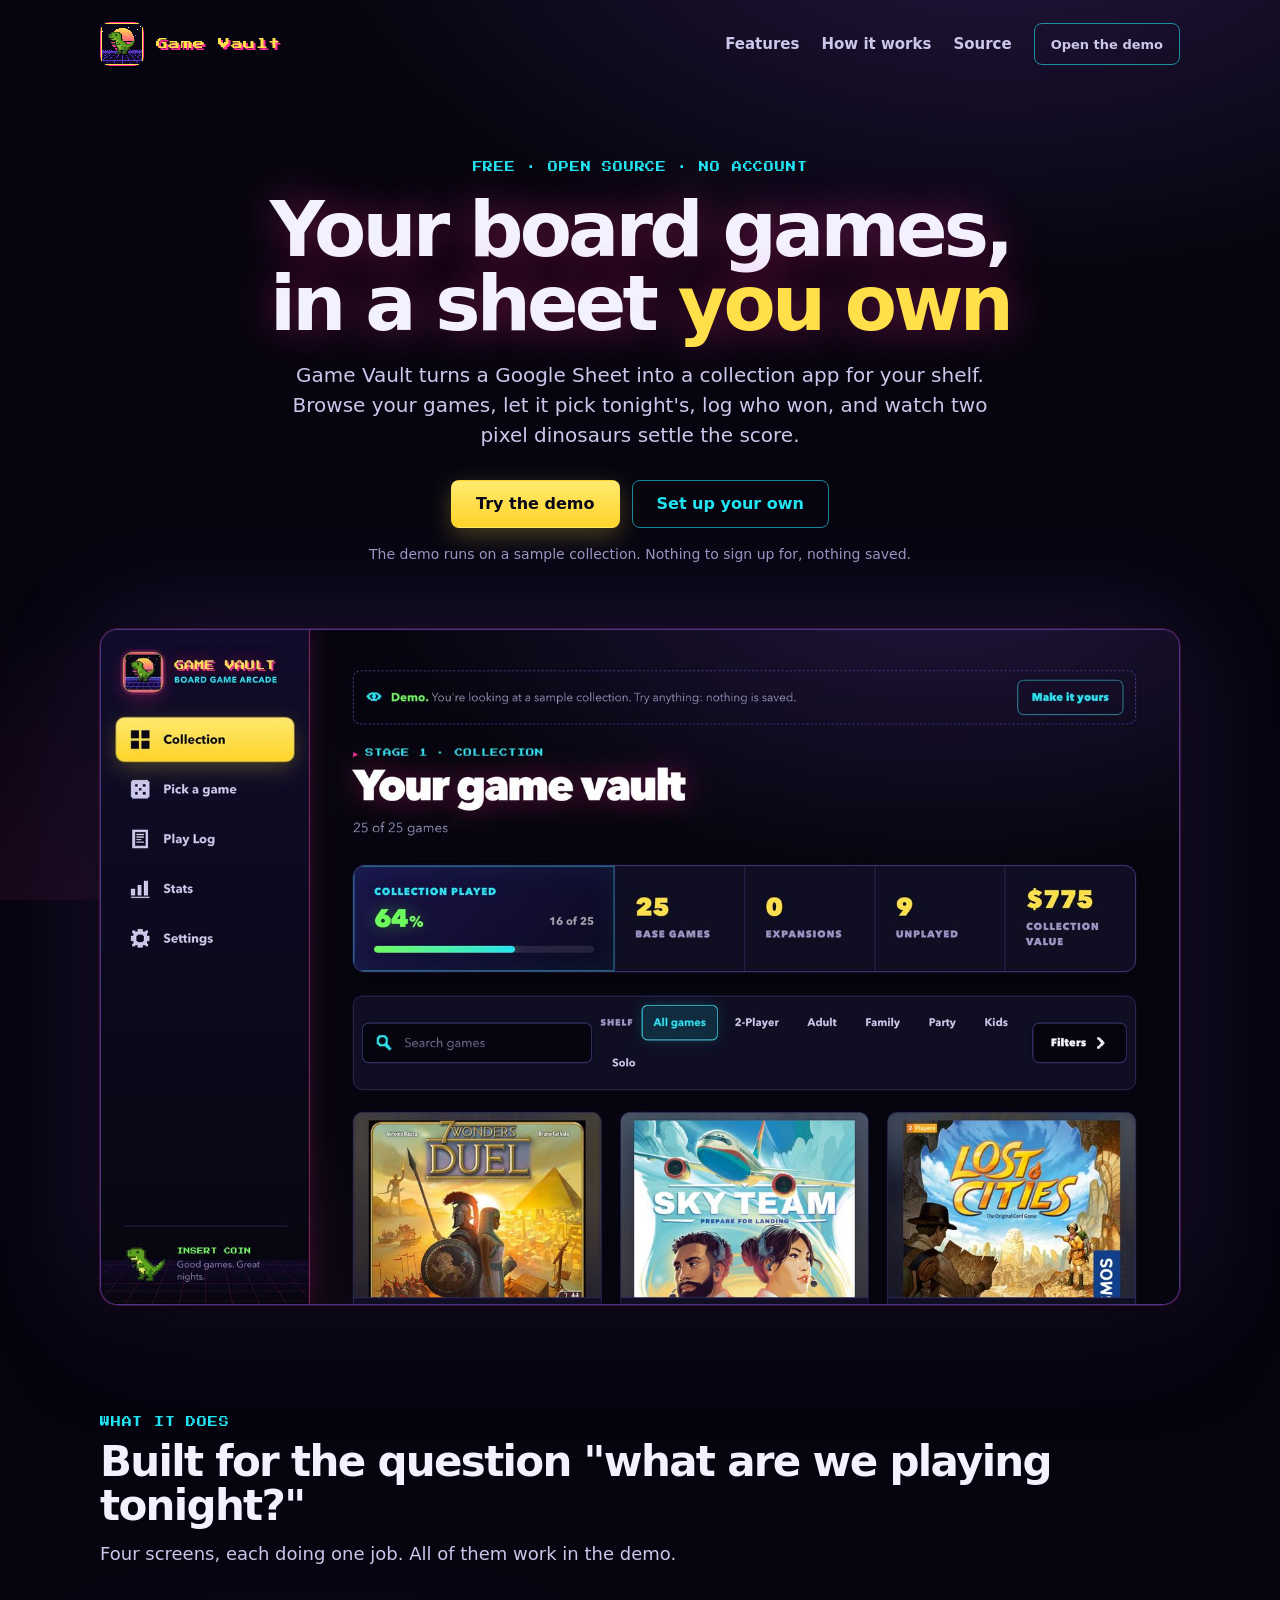
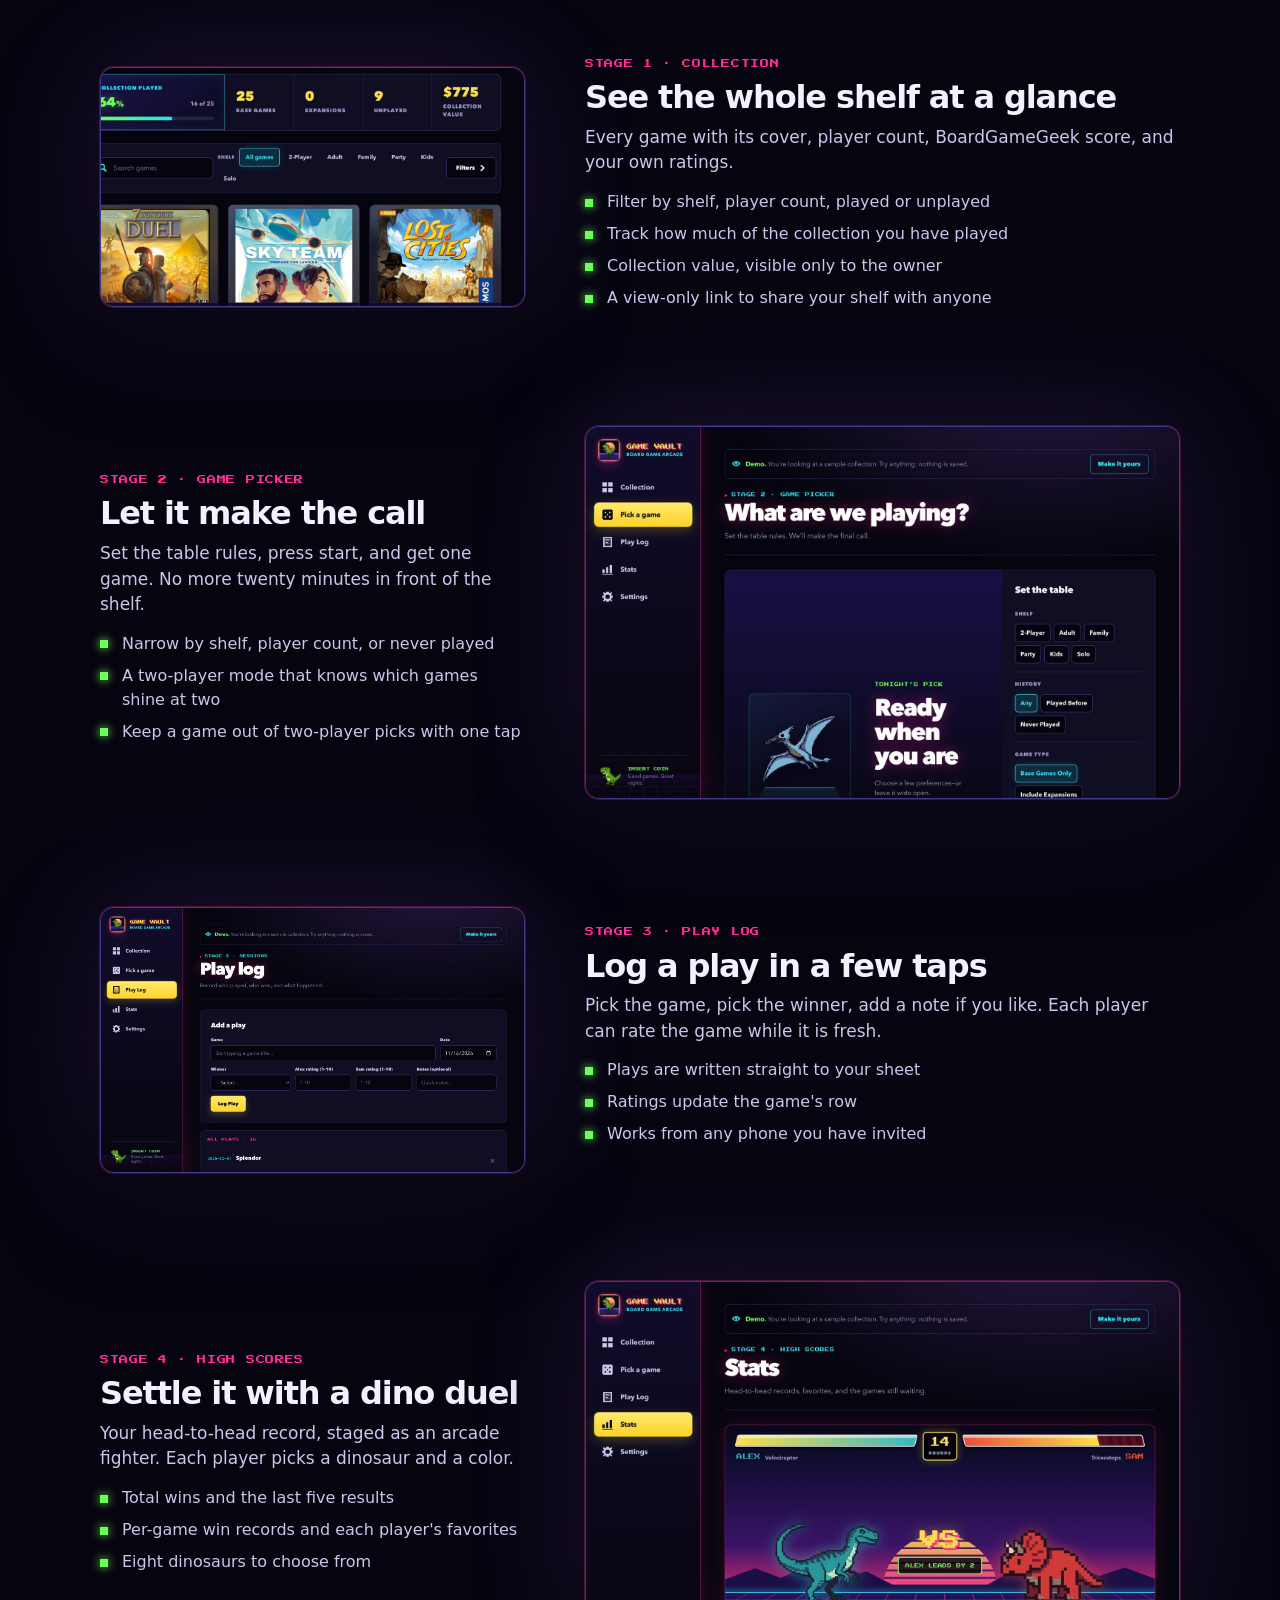
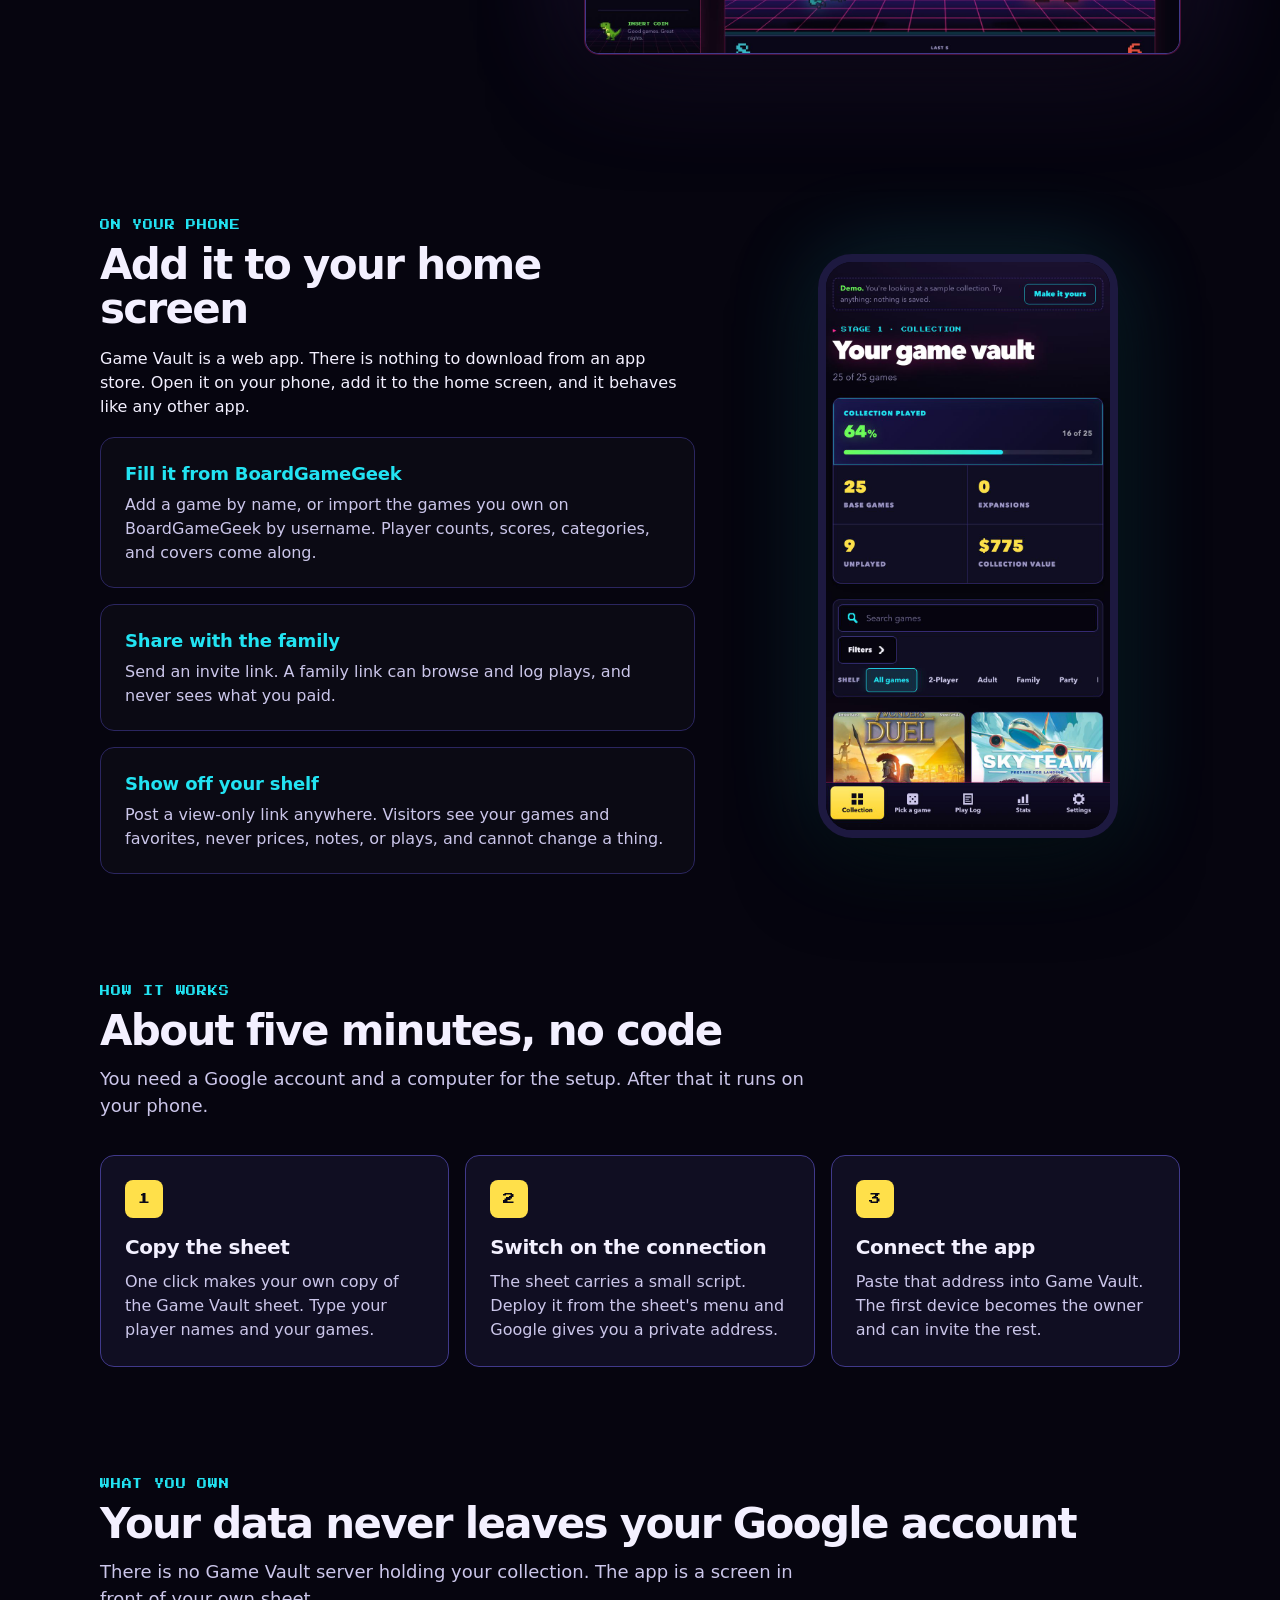
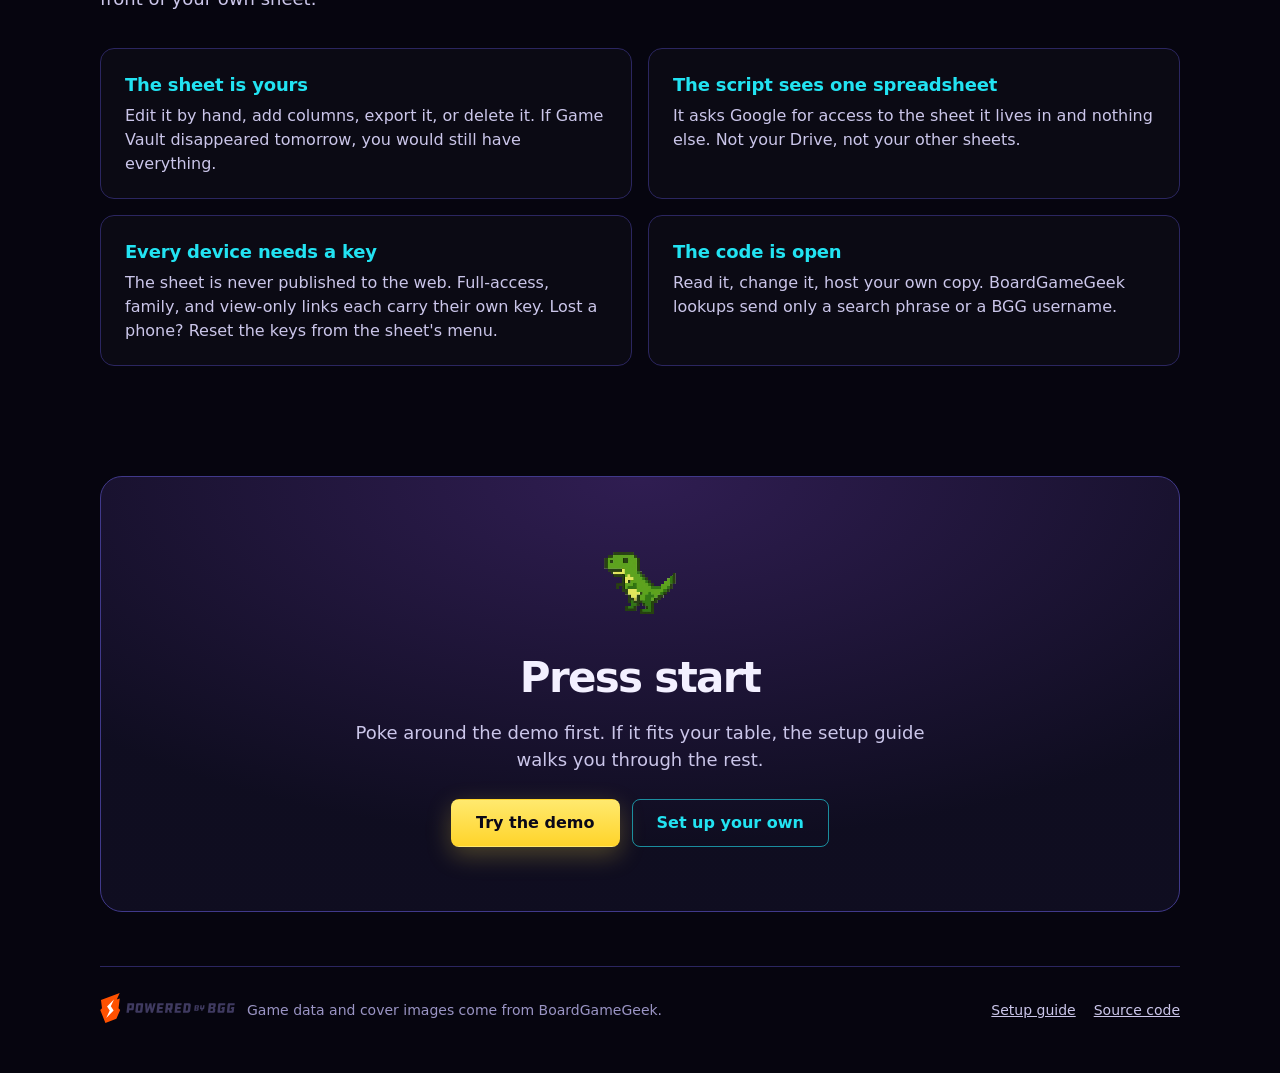
<file: index.html>
<!DOCTYPE html>
<html lang="en">
<head>
<meta charset="UTF-8">
<meta name="viewport" content="width=device-width, initial-scale=1.0, viewport-fit=cover">
<title>Game Vault: your board game collection, in a sheet you own</title>
<meta name="description" content="A free, open-source board game collection app. Browse your shelf, pick tonight's game, log plays, and settle the head-to-head score. Your data stays in a Google Sheet that you own.">
<meta property="og:type" content="website">
<meta property="og:title" content="Game Vault: your board game collection, in a sheet you own">
<meta property="og:description" content="Free and open source. Browse your shelf, pick tonight's game, log plays, and settle the head-to-head score.">
<meta property="og:url" content="https://jseggs.github.io/game-vault/">
<meta property="og:image" content="https://jseggs.github.io/game-vault/assets/share-card.jpg">
<meta property="og:image:width" content="1200">
<meta property="og:image:height" content="630">
<meta name="twitter:card" content="summary_large_image">
<meta name="theme-color" content="#0a0818">
<link rel="icon" type="image/png" sizes="192x192" href="assets/icon-192.png">
<link rel="preconnect" href="https://fonts.googleapis.com">
<link rel="preconnect" href="https://fonts.gstatic.com" crossorigin>
<link href="https://fonts.googleapis.com/css2?family=Press+Start+2P&display=swap" rel="stylesheet">
<link rel="stylesheet" href="cabinet.css">
<script src="config.js"></script>
<style>
  body { padding-bottom: 0; overflow-x: hidden; }
  .lp { max-width: 1120px; margin: 0 auto; padding: 0 20px; }
  .lp-top { display: flex; align-items: center; justify-content: space-between; gap: 16px; padding: 22px 0; }
  .lp-brand { display: flex; align-items: center; gap: 12px; color: var(--text); text-decoration: none; }
  .lp-brand img { width: 44px; height: 44px; border-radius: 10px; image-rendering: pixelated; }
  .lp-brand span { font-family: var(--display); font-size: 12px; color: var(--yellow); text-shadow: 2px 2px 0 var(--pink); letter-spacing: .04em; }
  .lp-nav { display: flex; align-items: center; gap: 22px; font-size: 15px; font-weight: 600; }
  .lp-nav a { color: var(--text2); text-decoration: none; }
  .lp-nav a:hover { color: var(--cyan); }

  .lp-hero { padding: clamp(28px, 6vw, 72px) 0 0; text-align: center; }
  .lp-kicker { font-family: var(--display); font-size: 10px; letter-spacing: .08em; color: var(--cyan); text-transform: uppercase; }
  .lp-hero h1 {
    margin: 18px auto 18px; max-width: 15ch;
    font-size: clamp(38px, 7.4vw, 76px); font-weight: 800; letter-spacing: -.05em; line-height: .98;
    text-shadow: 0 0 44px rgba(255, 45, 149, .45);
  }
  .lp-hero h1 em { font-style: normal; color: var(--yellow); }
  .lp-lead { margin: 0 auto 30px; max-width: 58ch; color: var(--text2); font-size: clamp(17px, 2.1vw, 20px); }
  .lp-cta { display: flex; flex-wrap: wrap; justify-content: center; gap: 12px; }
  .lp-cta .btn { padding: 14px 24px; font-size: 16px; text-decoration: none; }
  .lp-fine { margin: 16px 0 0; color: var(--text3); font-size: 14px; }

  .lp-screen {
    margin: clamp(34px, 6vw, 64px) auto 0; border: 1px solid var(--border2); border-radius: 18px; overflow: hidden;
    background: var(--surface);
    box-shadow: 0 0 0 1px rgba(255, 45, 149, .25), 0 30px 90px rgba(0, 0, 0, .6), 0 0 120px rgba(155, 92, 255, .22);
  }
  .lp-screen img { display: block; width: 100%; height: auto; }

  .lp-section { padding: clamp(56px, 9vw, 110px) 0 0; }
  .lp-section > h2 { margin: 10px 0 12px; font-size: clamp(28px, 4.4vw, 42px); font-weight: 780; letter-spacing: -.04em; line-height: 1.05; }
  .lp-section > p.lp-sub { margin: 0 0 36px; max-width: 62ch; color: var(--text2); font-size: 18px; }

  .lp-feature { display: grid; grid-template-columns: minmax(0, 5fr) minmax(0, 7fr); gap: clamp(24px, 5vw, 60px); align-items: center; padding: clamp(28px, 5vw, 54px) 0; }
  .lp-feature:nth-of-type(even) .lp-feature-copy { order: 2; }
  .lp-feature h3 { margin: 10px 0 10px; font-size: clamp(24px, 3.2vw, 32px); font-weight: 760; letter-spacing: -.035em; line-height: 1.08; }
  .lp-feature p { margin: 0 0 14px; color: var(--text2); font-size: 17px; }
  .lp-feature ul { margin: 0; padding: 0; list-style: none; color: var(--text2); }
  .lp-feature li { position: relative; margin-bottom: 8px; padding-left: 22px; }
  .lp-feature li::before { content: ""; position: absolute; left: 0; top: .55em; width: 8px; height: 8px; background: var(--green); box-shadow: 0 0 10px var(--green); }
  .lp-feature .lp-screen { margin: 0; border-radius: 14px; }
  .lp-crop img { aspect-ratio: 16 / 9; object-fit: cover; object-position: 100% 100%; transform: scale(1.35); transform-origin: 100% 100%; }
  .lp-tag { font-family: var(--display); font-size: 9px; letter-spacing: .08em; text-transform: uppercase; color: var(--pink); }

  .lp-phone-row { display: grid; grid-template-columns: minmax(0, 7fr) minmax(0, 5fr); gap: clamp(24px, 5vw, 60px); align-items: center; }
  .lp-phone { max-width: 300px; margin: 0 auto; border: 8px solid #1d1940; border-radius: 34px; overflow: hidden; box-shadow: 0 30px 80px rgba(0, 0, 0, .6), 0 0 90px rgba(34, 227, 242, .18); }
  .lp-phone img { display: block; width: 100%; height: auto; }

  .lp-steps { display: grid; grid-template-columns: repeat(3, minmax(0, 1fr)); gap: 16px; }
  .lp-step { padding: 24px; border: 1px solid var(--border2); border-radius: var(--radius); background: var(--surface); }
  .lp-step b { display: grid; width: 38px; height: 38px; place-items: center; margin-bottom: 14px; border-radius: 8px; background: var(--yellow); color: #0a0818; font-family: var(--display); font-size: 12px; font-weight: 400; }
  .lp-step h3 { margin: 0 0 8px; font-size: 20px; letter-spacing: -.02em; }
  .lp-step p { margin: 0; color: var(--text2); }

  .lp-own { display: grid; grid-template-columns: repeat(2, minmax(0, 1fr)); gap: 16px; }
  .lp-own div { padding: 22px 24px; border: 1px solid var(--border); border-radius: var(--radius); background: rgba(255, 255, 255, .02); }
  .lp-own h3 { margin: 0 0 6px; font-size: 18px; color: var(--cyan); letter-spacing: -.01em; }
  .lp-own p { margin: 0; color: var(--text2); }

  .lp-final { margin-top: clamp(56px, 9vw, 110px); padding: clamp(34px, 6vw, 64px) 24px; border: 1px solid var(--border2); border-radius: 22px; text-align: center;
    background: radial-gradient(120% 140% at 50% 0%, rgba(155, 92, 255, .28), rgba(16, 14, 34, .9) 60%); }
  .lp-final h2 { margin: 0 0 10px; font-size: clamp(28px, 4.4vw, 42px); font-weight: 780; letter-spacing: -.04em; }
  .lp-final p { margin: 0 auto 26px; max-width: 52ch; color: var(--text2); font-size: 18px; }
  .lp-final img { width: 84px; height: auto; margin-bottom: 14px; image-rendering: pixelated; }

  .lp-foot { display: flex; flex-wrap: wrap; align-items: center; justify-content: space-between; gap: 18px; margin-top: 54px; padding: 26px 0 44px; border-top: 1px solid var(--border); color: var(--text3); font-size: 14px; }
  .lp-foot a { color: var(--text2); }
  .lp-foot-links { display: flex; flex-wrap: wrap; gap: 18px; }
  .lp-bgg { display: flex; align-items: center; gap: 12px; }
  .lp-bgg img { height: 30px; width: auto; }

  @media (max-width: 820px) {
    .lp-nav a.lp-hide-sm { display: none; }
    .lp-feature, .lp-phone-row { grid-template-columns: 1fr; }
    .lp-feature:nth-of-type(even) .lp-feature-copy { order: 0; }
    .lp-steps, .lp-own { grid-template-columns: 1fr; }
    .lp-foot { flex-direction: column; align-items: flex-start; }
  }
</style>
</head>
<body>
<div class="lp">
  <header class="lp-top">
    <a class="lp-brand" href="index.html"><img src="assets/logo-192.png" alt=""><span>Game Vault</span></a>
    <div class="lp-nav" role="navigation" aria-label="Site">
      <a class="lp-hide-sm" href="#features">Features</a>
      <a class="lp-hide-sm" href="#how">How it works</a>
      <a class="lp-hide-sm" id="repo-link-top" href="#" target="_blank" rel="noopener" hidden>Source</a>
      <a class="btn btn-outline btn-sm" href="app.html">Open the demo</a>
    </div>
  </header>

  <main>
    <section class="lp-hero">
      <div class="lp-kicker">Free &middot; Open source &middot; No account</div>
      <h1>Your board games, in a sheet <em>you own</em></h1>
      <p class="lp-lead">Game Vault turns a Google Sheet into a collection app for your shelf. Browse your games, let it pick tonight's, log who won, and watch two pixel dinosaurs settle the score.</p>
      <div class="lp-cta">
        <a class="btn btn-gold" href="app.html">Try the demo</a>
        <a class="btn btn-outline" href="setup.html">Set up your own</a>
      </div>
      <p class="lp-fine">The demo runs on a sample collection. Nothing to sign up for, nothing saved.</p>
      <div class="lp-screen"><img src="assets/shots/collection.jpg" width="1600" height="1000" alt="The Game Vault collection screen: play progress, collection value, shelf filters, and game covers."></div>
    </section>

    <section class="lp-section" id="features">
      <div class="lp-kicker">What it does</div>
      <h2>Built for the question "what are we playing tonight?"</h2>
      <p class="lp-sub">Four screens, each doing one job. All of them work in the demo.</p>

      <div class="lp-feature">
        <div class="lp-feature-copy">
          <div class="lp-tag">Stage 1 &middot; Collection</div>
          <h3>See the whole shelf at a glance</h3>
          <p>Every game with its cover, player count, BoardGameGeek score, and your own ratings.</p>
          <ul>
            <li>Filter by shelf, player count, played or unplayed</li>
            <li>Track how much of the collection you have played</li>
            <li>Collection value, visible only to the owner</li>
            <li>A view-only link to share your shelf with anyone</li>
          </ul>
        </div>
        <div class="lp-screen lp-crop"><img src="assets/shots/collection.jpg" width="1600" height="1000" loading="lazy" alt="Shelf filters and game covers on the collection screen."></div>
      </div>

      <div class="lp-feature">
        <div class="lp-feature-copy">
          <div class="lp-tag">Stage 2 &middot; Game picker</div>
          <h3>Let it make the call</h3>
          <p>Set the table rules, press start, and get one game. No more twenty minutes in front of the shelf.</p>
          <ul>
            <li>Narrow by shelf, player count, or never played</li>
            <li>A two-player mode that knows which games shine at two</li>
            <li>Keep a game out of two-player picks with one tap</li>
          </ul>
        </div>
        <div class="lp-screen"><img src="assets/shots/picker.jpg" width="1600" height="1000" loading="lazy" alt="Game picker screen with table rules and tonight's pick."></div>
      </div>

      <div class="lp-feature">
        <div class="lp-feature-copy">
          <div class="lp-tag">Stage 3 &middot; Play log</div>
          <h3>Log a play in a few taps</h3>
          <p>Pick the game, pick the winner, add a note if you like. Each player can rate the game while it is fresh.</p>
          <ul>
            <li>Plays are written straight to your sheet</li>
            <li>Ratings update the game's row</li>
            <li>Works from any phone you have invited</li>
          </ul>
        </div>
        <div class="lp-screen"><img src="assets/shots/plays.jpg" width="1600" height="1000" loading="lazy" alt="Play log screen with a form for logging a play and a list of recent plays."></div>
      </div>

      <div class="lp-feature">
        <div class="lp-feature-copy">
          <div class="lp-tag">Stage 4 &middot; High scores</div>
          <h3>Settle it with a dino duel</h3>
          <p>Your head-to-head record, staged as an arcade fighter. Each player picks a dinosaur and a color.</p>
          <ul>
            <li>Total wins and the last five results</li>
            <li>Per-game win records and each player's favorites</li>
            <li>Eight dinosaurs to choose from</li>
          </ul>
        </div>
        <div class="lp-screen"><img src="assets/shots/stats.jpg" width="1600" height="1000" loading="lazy" alt="Stats screen showing a velociraptor and a triceratops facing off with health bars."></div>
      </div>
    </section>

    <section class="lp-section">
      <div class="lp-phone-row">
        <div>
          <div class="lp-kicker">On your phone</div>
          <h2 style="margin:10px 0 12px;font-size:clamp(28px,4.4vw,42px);font-weight:780;letter-spacing:-.04em;line-height:1.05;">Add it to your home screen</h2>
          <p class="lp-sub" style="margin-bottom:18px;">Game Vault is a web app. There is nothing to download from an app store. Open it on your phone, add it to the home screen, and it behaves like any other app.</p>
          <div class="lp-own" style="grid-template-columns:1fr;">
            <div><h3>Fill it from BoardGameGeek</h3><p>Add a game by name, or import the games you own on BoardGameGeek by username. Player counts, scores, categories, and covers come along.</p></div>
            <div><h3>Share with the family</h3><p>Send an invite link. A family link can browse and log plays, and never sees what you paid.</p></div>
            <div><h3>Show off your shelf</h3><p>Post a view-only link anywhere. Visitors see your games and favorites, never prices, notes, or plays, and cannot change a thing.</p></div>
          </div>
        </div>
        <div class="lp-phone"><img src="assets/shots/phone.jpg" width="800" height="1600" loading="lazy" alt="Game Vault on a phone."></div>
      </div>
    </section>

    <section class="lp-section" id="how">
      <div class="lp-kicker">How it works</div>
      <h2>About five minutes, no code</h2>
      <p class="lp-sub">You need a Google account and a computer for the setup. After that it runs on your phone.</p>
      <div class="lp-steps">
        <div class="lp-step"><b>1</b><h3>Copy the sheet</h3><p>One click makes your own copy of the Game Vault sheet. Type your player names and your games.</p></div>
        <div class="lp-step"><b>2</b><h3>Switch on the connection</h3><p>The sheet carries a small script. Deploy it from the sheet's menu and Google gives you a private address.</p></div>
        <div class="lp-step"><b>3</b><h3>Connect the app</h3><p>Paste that address into Game Vault. The first device becomes the owner and can invite the rest.</p></div>
      </div>
    </section>

    <section class="lp-section">
      <div class="lp-kicker">What you own</div>
      <h2>Your data never leaves your Google account</h2>
      <p class="lp-sub">There is no Game Vault server holding your collection. The app is a screen in front of your own sheet.</p>
      <div class="lp-own">
        <div><h3>The sheet is yours</h3><p>Edit it by hand, add columns, export it, or delete it. If Game Vault disappeared tomorrow, you would still have everything.</p></div>
        <div><h3>The script sees one spreadsheet</h3><p>It asks Google for access to the sheet it lives in and nothing else. Not your Drive, not your other sheets.</p></div>
        <div><h3>Every device needs a key</h3><p>The sheet is never published to the web. Full-access, family, and view-only links each carry their own key. Lost a phone? Reset the keys from the sheet's menu.</p></div>
        <div><h3>The code is open</h3><p>Read it, change it, host your own copy. BoardGameGeek lookups send only a search phrase or a BGG username.</p></div>
      </div>
    </section>

    <section class="lp-final">
      <img src="assets/dinos/trex.png" alt="">
      <h2>Press start</h2>
      <p>Poke around the demo first. If it fits your table, the setup guide walks you through the rest.</p>
      <div class="lp-cta">
        <a class="btn btn-gold" href="app.html">Try the demo</a>
        <a class="btn btn-outline" href="setup.html">Set up your own</a>
      </div>
    </section>
  </main>

  <footer class="lp-foot">
    <div class="lp-bgg">
      <a href="https://boardgamegeek.com" target="_blank" rel="noopener"><img src="assets/powered-by-bgg-rgb.svg" alt="Powered by BoardGameGeek"></a>
      <span>Game data and cover images come from BoardGameGeek.</span>
    </div>
    <div class="lp-foot-links">
      <a href="setup.html">Setup guide</a>
      <a id="repo-link" href="#" target="_blank" rel="noopener" hidden>Source code</a>
      <a id="support-link" href="#" target="_blank" rel="noopener" hidden>Support the project</a>
    </div>
  </footer>
</div>
<script>
  // Optional links come from config.js. A link with no address stays hidden.
  (function () {
    var config = window.GAME_VAULT_CONFIG || {};
    [['repo-link', config.repoUrl], ['repo-link-top', config.repoUrl], ['support-link', config.supportUrl]].forEach(function (pair) {
      var link = document.getElementById(pair[0]);
      if (!link || !/^https:\/\//.test(pair[1] || '')) return;
      link.href = pair[1];
      link.hidden = false;
    });
  })();
</script>
</body>
</html>
</file>
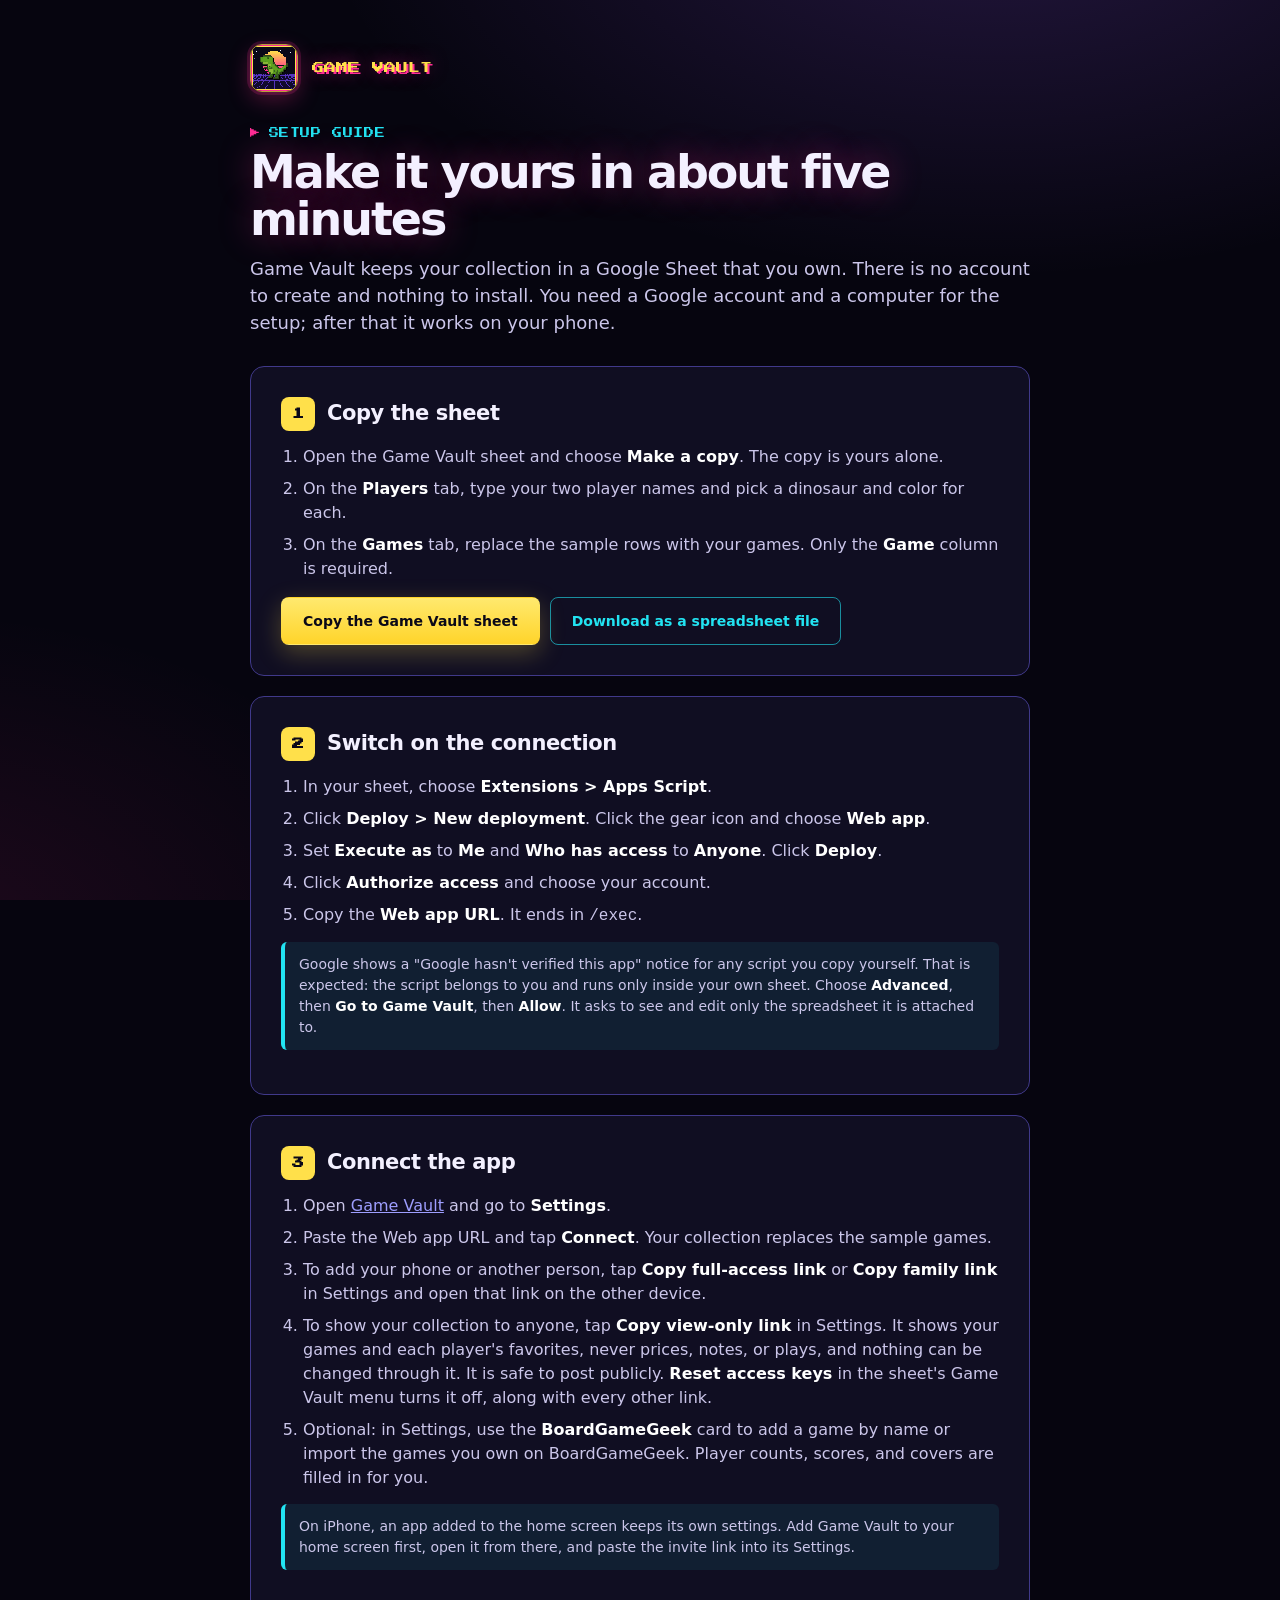
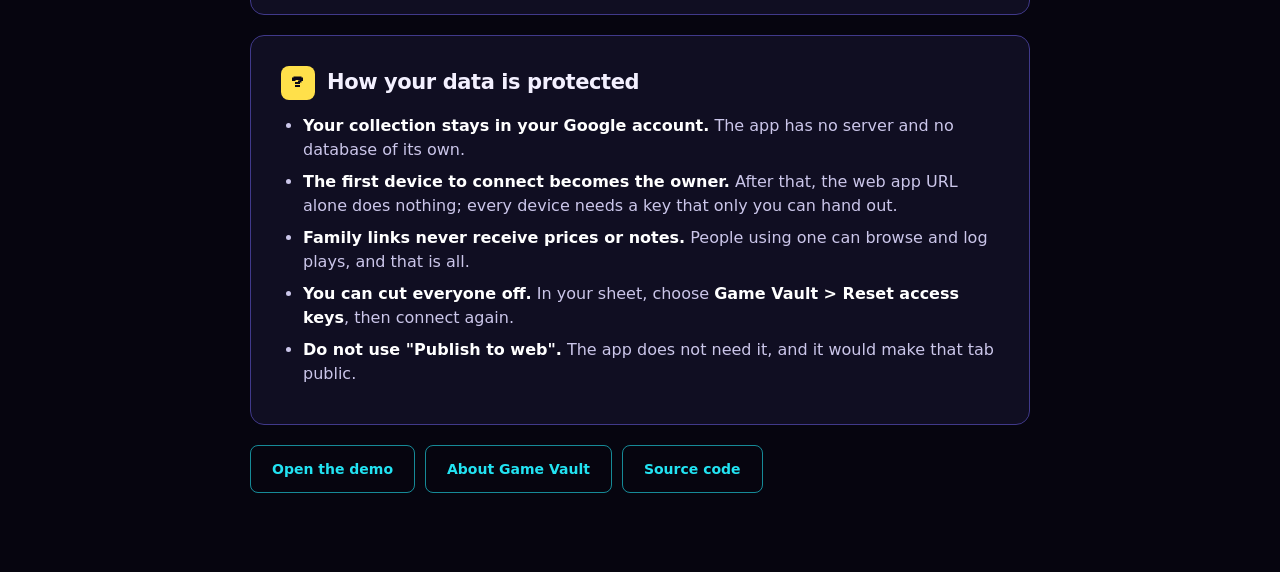
<file: setup.html>
<!DOCTYPE html>
<html lang="en">
<head>
<meta charset="UTF-8">
<meta name="viewport" content="width=device-width, initial-scale=1.0, viewport-fit=cover">
<title>Set up your own Game Vault</title>
<link rel="preconnect" href="https://fonts.googleapis.com">
<link rel="preconnect" href="https://fonts.gstatic.com" crossorigin>
<link href="https://fonts.googleapis.com/css2?family=Press+Start+2P&display=swap" rel="stylesheet">
<link rel="stylesheet" href="cabinet.css">
<script src="config.js"></script>
<meta name="theme-color" content="#0a0818">
<link rel="icon" type="image/png" sizes="192x192" href="assets/icon-192.png">
</head>
<body>
<main class="guide">
  <div class="guide-top">
    <img class="brand-mark" src="assets/logo-192.png" alt="" width="48" height="48">
    <span class="brand-title">Game Vault</span>
  </div>

  <div class="eyebrow">Setup guide</div>
  <h1>Make it yours in about five minutes</h1>
  <p class="lead">Game Vault keeps your collection in a Google Sheet that you own. There is no account to create and nothing to install. You need a Google account and a computer for the setup; after that it works on your phone.</p>

  <section class="guide-step">
    <h2><span>1</span>Copy the sheet</h2>
    <ol>
      <li>Open the Game Vault sheet and choose <strong>Make a copy</strong>. The copy is yours alone.</li>
      <li>On the <strong>Players</strong> tab, type your two player names and pick a dinosaur and color for each.</li>
      <li>On the <strong>Games</strong> tab, replace the sample rows with your games. Only the <strong>Game</strong> column is required.</li>
    </ol>
    <div class="guide-actions">
      <a class="btn btn-gold" id="template-link" href="#" target="_blank" rel="noopener" hidden>Copy the Game Vault sheet</a>
      <a class="btn btn-outline" href="sheet/Game-Vault-Template.xlsx" download>Download as a spreadsheet file</a>
    </div>
    <p class="guide-note" id="template-pending">The one-click copy link is being prepared. Until then, download the spreadsheet file, upload it to Google Drive, open it with Google Sheets, then add the script: in the sheet choose Extensions &gt; Apps Script and paste in the contents of <a href="sheet/Code.gs">Code.gs</a>.</p>
  </section>

  <section class="guide-step">
    <h2><span>2</span>Switch on the connection</h2>
    <ol>
      <li>In your sheet, choose <strong>Extensions &gt; Apps Script</strong>.</li>
      <li>Click <strong>Deploy &gt; New deployment</strong>. Click the gear icon and choose <strong>Web app</strong>.</li>
      <li>Set <strong>Execute as</strong> to <strong>Me</strong> and <strong>Who has access</strong> to <strong>Anyone</strong>. Click <strong>Deploy</strong>.</li>
      <li>Click <strong>Authorize access</strong> and choose your account.</li>
      <li>Copy the <strong>Web app URL</strong>. It ends in <code>/exec</code>.</li>
    </ol>
    <p class="guide-note">Google shows a "Google hasn't verified this app" notice for any script you copy yourself. That is expected: the script belongs to you and runs only inside your own sheet. Choose <strong>Advanced</strong>, then <strong>Go to Game Vault</strong>, then <strong>Allow</strong>. It asks to see and edit only the spreadsheet it is attached to.</p>
  </section>

  <section class="guide-step">
    <h2><span>3</span>Connect the app</h2>
    <ol>
      <li>Open <a href="app.html">Game Vault</a> and go to <strong>Settings</strong>.</li>
      <li>Paste the Web app URL and tap <strong>Connect</strong>. Your collection replaces the sample games.</li>
      <li>To add your phone or another person, tap <strong>Copy full-access link</strong> or <strong>Copy family link</strong> in Settings and open that link on the other device.</li>
      <li>To show your collection to anyone, tap <strong>Copy view-only link</strong> in Settings. It shows your games and each player's favorites, never prices, notes, or plays, and nothing can be changed through it. It is safe to post publicly. <strong>Reset access keys</strong> in the sheet's Game Vault menu turns it off, along with every other link.</li>
      <li>Optional: in Settings, use the <strong>BoardGameGeek</strong> card to add a game by name or import the games you own on BoardGameGeek. Player counts, scores, and covers are filled in for you.</li>
    </ol>
    <p class="guide-note">On iPhone, an app added to the home screen keeps its own settings. Add Game Vault to your home screen first, open it from there, and paste the invite link into its Settings.</p>
  </section>

  <section class="guide-step">
    <h2><span>?</span>How your data is protected</h2>
    <ul>
      <li><strong>Your collection stays in your Google account.</strong> The app has no server and no database of its own.</li>
      <li><strong>The first device to connect becomes the owner.</strong> After that, the web app URL alone does nothing; every device needs a key that only you can hand out.</li>
      <li><strong>Family links never receive prices or notes.</strong> People using one can browse and log plays, and that is all.</li>
      <li><strong>You can cut everyone off.</strong> In your sheet, choose <strong>Game Vault &gt; Reset access keys</strong>, then connect again.</li>
      <li><strong>Do not use "Publish to web".</strong> The app does not need it, and it would make that tab public.</li>
    </ul>
  </section>

  <div class="guide-actions">
    <a class="btn btn-outline" href="app.html">Open the demo</a>
    <a class="btn btn-outline" href="index.html">About Game Vault</a>
    <a class="btn btn-outline" id="repo-link" href="#" target="_blank" rel="noopener" hidden>Source code</a>
    <a class="btn btn-outline" id="support-link" href="#" target="_blank" rel="noopener" hidden>Support the project</a>
  </div>
</main>
<script>
(() => {
  const config = window.GAME_VAULT_CONFIG || {};
  const show = (id, url) => {
    const link = document.getElementById(id);
    const ok = /^https:\/\//.test(url || '');
    if (link) { link.hidden = !ok; if (ok) link.href = url; }
    return ok;
  };
  const hasTemplate = show('template-link', config.templateCopyUrl);
  document.getElementById('template-pending').hidden = hasTemplate;
  show('repo-link', config.repoUrl);
  show('support-link', config.supportUrl);
})();
</script>
</body>
</html>
</file>
<file: cabinet.css>
:root {
  /* Arcade palette: deep indigo, neon pink/cyan, coin yellow, dino green */
  --navy: #0a0818;
  --navy-2: #15122e;
  --navy-3: #2a2560;
  --canvas: #06050f;
  --surface: #100e22;
  --surface-2: #1a1736;
  --surface-3: #262152;
  --field: #06050f;
  --text: #f3f0ff;
  --text2: #cbc6ea;
  --text3: #9a94c4;
  --muted: #7d77a8;
  --border: #2b2660;
  --border2: #40398a;
  --green: #6dff5a;
  --green-dark: #6dff5a;
  --green-soft: rgba(109, 255, 90, .1);
  --cyan: #22e3f2;
  --teal: #22e3f2;
  --coral: #ff5c7a;
  --pink: #ff2d95;
  --purple: #9b5cff;
  --gold: #ffe04a;
  --yellow: #ffe04a;
  --amber: #ffb02e;
  --red: #ff4d5e;
  --brass: #ffe04a;
  --shadow-sm: 0 1px 2px rgba(0, 0, 0, .4), 0 10px 30px rgba(0, 0, 0, .28);
  --shadow-lg: 0 28px 70px rgba(0, 0, 0, .6);
  --radius: 14px;
  --radius-sm: 9px;
  --font: "Avenir Next", Avenir, "Segoe UI", system-ui, -apple-system, sans-serif;
  --display: "Press Start 2P", "Courier New", monospace;
  --mono: "SFMono-Regular", Consolas, monospace;
}

* {
  box-sizing: border-box;
}

html {
  min-height: 100%;
  background: var(--canvas);
  color-scheme: dark;
  scroll-behavior: smooth;
}

body {
  min-width: 320px;
  min-height: 100vh;
  margin: 0;
  background: var(--canvas);
  color: var(--text);
  font-family: var(--font);
  font-size: 16px;
  line-height: 1.5;
  -webkit-font-smoothing: antialiased;
}

button,
input,
select,
textarea {
  font: inherit;
}

button,
a,
[role="button"] {
  -webkit-tap-highlight-color: transparent;
}

button:focus-visible,
a:focus-visible,
input:focus-visible,
select:focus-visible,
summary:focus-visible,
[role="button"]:focus-visible {
  outline: 3px solid rgba(53, 185, 199, .38);
  outline-offset: 2px;
}

.ui-icon {
  width: 24px;
  height: 24px;
  flex: 0 0 auto;
  fill: none;
  stroke: currentColor;
  stroke-width: 1.9;
  stroke-linecap: round;
  stroke-linejoin: round;
}

.cabinet-frame {
  min-height: 100vh;
}

nav {
  position: fixed;
  inset: 0 auto 0 0;
  z-index: 50;
  display: flex;
  width: 248px;
  flex-direction: column;
  padding: 26px 18px 20px;
  overflow: hidden;
  background: var(--navy);
  color: #fff;
}

nav::after {
  position: absolute;
  right: -68px;
  bottom: -82px;
  width: 220px;
  height: 220px;
  border: 1px solid rgba(255, 255, 255, .08);
  border-radius: 50%;
  content: "";
  box-shadow: 0 0 0 34px rgba(255, 255, 255, .025), 0 0 0 68px rgba(255, 255, 255, .018);
}

.brand-zone {
  position: relative;
  z-index: 1;
  padding: 0 8px 30px;
}

.nav-brand {
  display: flex;
  align-items: center;
  gap: 13px;
}

.brand-mark {
  width: 48px;
  height: 48px;
  border: 1px solid rgba(255, 255, 255, .14);
  border-radius: 12px;
  box-shadow: 0 8px 18px rgba(0, 0, 0, .2);
}

.brand-copy {
  display: grid;
  min-width: 0;
}

.brand-title {
  color: #fff;
  font-size: 18px;
  font-weight: 750;
  letter-spacing: -.025em;
}

.brand-sub {
  margin-top: 1px;
  color: rgba(255, 255, 255, .53);
  font-size: 11px;
  font-weight: 700;
  letter-spacing: .065em;
  text-transform: uppercase;
}

.nav-tabs {
  position: relative;
  z-index: 2;
  display: flex;
  flex: 1;
  flex-direction: column;
  gap: 7px;
}

.nav-tab {
  display: flex;
  min-height: 52px;
  align-items: center;
  gap: 15px;
  padding: 0 16px;
  border: 0;
  border-radius: 10px;
  background: transparent;
  color: rgba(255, 255, 255, .67);
  cursor: pointer;
  font-size: 15px;
  font-weight: 650;
  text-align: left;
  transition: background .16s ease, color .16s ease, transform .16s ease;
}

.nav-tab:hover {
  background: rgba(255, 255, 255, .07);
  color: #fff;
}

.nav-tab.active {
  background: var(--green);
  color: #101729;
  box-shadow: 0 6px 18px rgba(0, 0, 0, .18);
}

.nav-tab:active {
  transform: translateY(1px);
}

.nav-tab .ui-icon {
  width: 25px;
  height: 25px;
  stroke-width: 2;
}

.cabinet-id {
  position: relative;
  z-index: 1;
  display: flex;
  min-height: 70px;
  align-items: center;
  gap: 10px;
  margin: 20px 8px 0;
  padding-top: 18px;
  border-top: 1px solid rgba(255, 255, 255, .1);
}

.cabinet-id-dino {
  width: 54px;
  height: 54px;
  object-fit: contain;
  image-rendering: pixelated;
}

.cabinet-id-copy {
  color: rgba(255, 255, 255, .45);
  font-size: 11px;
  line-height: 1.35;
}

.cabinet-id-copy strong {
  color: rgba(255, 255, 255, .82);
  font-size: 12px;
}

.app-shell {
  width: calc(100% - 248px);
  max-width: 1600px;
  min-height: calc(100vh - 44px);
  margin-left: 248px;
  padding: 48px clamp(28px, 4vw, 68px) 88px;
}

.section {
  display: none;
  animation: section-in .22s ease both;
}

.section.active {
  display: block;
}

@keyframes section-in {
  from { opacity: 0; transform: translateY(5px); }
  to { opacity: 1; transform: none; }
}

.eyebrow {
  margin-bottom: 8px;
  color: var(--green-dark);
  font-size: 12px;
  font-weight: 800;
  letter-spacing: .13em;
  text-transform: uppercase;
}

.page-title {
  max-width: 900px;
  color: var(--text);
  font-size: clamp(38px, 4vw, 52px);
  font-weight: 760;
  letter-spacing: -.052em;
  line-height: .98;
}

.page-sub {
  margin-top: 12px;
  color: var(--text3);
  font-size: 16px;
}

.section-header {
  display: flex;
  min-height: 126px;
  align-items: flex-start;
  justify-content: space-between;
  margin-bottom: 32px;
  padding-bottom: 28px;
  border-bottom: 1px solid var(--border);
}

.section-dino {
  display: none;
}

.collection-hero {
  margin-bottom: 28px;
}

.collection-title-block {
  margin-bottom: 32px;
}

.stats-row {
  display: grid;
  grid-template-columns: repeat(12, minmax(0, 1fr));
  overflow: hidden;
  border: 1px solid var(--border);
  border-radius: var(--radius);
  background: var(--surface);
  box-shadow: var(--shadow-sm);
}

.stat-card {
  display: flex;
  min-height: 124px;
  flex-direction: column;
  justify-content: center;
  grid-column: span 2;
  padding: 22px 24px;
  border-left: 1px solid var(--border);
}

.stat-card.stat-progress {
  grid-column: span 4;
  border-left: 0;
  background: var(--navy);
  color: #fff;
}

.stat-num {
  color: inherit;
  font-size: 30px;
  font-weight: 780;
  letter-spacing: -.04em;
  line-height: 1;
}

.stat-label {
  margin-top: 8px;
  color: var(--text3);
  font-size: 12px;
  font-weight: 800;
  letter-spacing: .075em;
  text-transform: uppercase;
}

.stat-progress .stat-label {
  margin: 0 0 8px;
  color: rgba(255, 255, 255, .58);
}

.stat-suffix {
  margin-left: 2px;
  font-size: .62em;
}

.stat-progress-head {
  display: flex;
  align-items: flex-end;
  justify-content: space-between;
  gap: 20px;
}

.stat-progress-head > span {
  padding-bottom: 2px;
  color: rgba(255, 255, 255, .62);
  font-size: 13px;
  font-weight: 650;
}

.collection-meter {
  height: 7px;
  margin-top: 17px;
  overflow: hidden;
  border-radius: 2px;
  background: rgba(255, 255, 255, .14);
}

.collection-meter span {
  display: block;
  height: 100%;
  background: var(--green);
}

.filters-bar {
  position: relative;
  z-index: 10;
  display: flex;
  align-items: center;
  gap: 10px;
  margin-bottom: 26px;
  padding: 10px;
  border: 1px solid var(--border);
  border-radius: 12px;
  background: var(--surface);
  box-shadow: 0 1px 1px rgba(17, 22, 47, .03);
}

.search-control {
  display: flex;
  min-width: 220px;
  max-width: 360px;
  height: 48px;
  flex: 1 1 300px;
  align-items: center;
  gap: 11px;
  padding: 0 15px;
  border: 1px solid var(--border2);
  border-radius: 8px;
  background: #fff;
  color: var(--text3);
}

.search-control:focus-within {
  border-color: var(--navy-3);
  box-shadow: 0 0 0 3px rgba(53, 185, 199, .14);
}

.search-control .ui-icon {
  width: 21px;
  height: 21px;
}

.fsearch {
  width: 100%;
  height: 100%;
  border: 0;
  outline: 0;
  background: transparent;
  color: var(--text);
  font-size: 15px;
}

.fsearch::placeholder,
.fc::placeholder {
  color: #959c98;
}

.fgrp,
.pctrls {
  display: flex;
  align-items: center;
  gap: 6px;
  flex-wrap: wrap;
}

.fgrp-lbl {
  margin-right: 4px;
  color: var(--text3);
  font-size: 11px;
  font-weight: 800;
  letter-spacing: .08em;
  text-transform: uppercase;
}

.fbtn {
  min-height: 42px;
  padding: 0 13px;
  border: 1px solid transparent;
  border-radius: 7px;
  background: transparent;
  color: var(--text2);
  cursor: pointer;
  font-size: 13px;
  font-weight: 700;
  transition: background .14s ease, border-color .14s ease, color .14s ease;
}

.fbtn:hover {
  background: var(--surface-2);
}

.fbtn.active {
  border-color: var(--navy);
  background: var(--navy);
  color: #fff;
}

.status-menu {
  position: relative;
  margin-left: auto;
}

.status-menu summary {
  display: flex;
  min-width: 112px;
  height: 48px;
  align-items: center;
  justify-content: center;
  gap: 8px;
  padding: 0 14px;
  border: 1px solid var(--border2);
  border-radius: 8px;
  background: #fff;
  color: var(--text);
  cursor: pointer;
  font-size: 13px;
  font-weight: 750;
  list-style: none;
}

.status-menu summary::-webkit-details-marker {
  display: none;
}

.status-menu summary .ui-icon {
  width: 18px;
  height: 18px;
  transition: transform .16s ease;
}

.status-menu[open] summary .ui-icon {
  transform: rotate(90deg);
}

.status-panel {
  position: absolute;
  top: calc(100% + 9px);
  right: 0;
  width: 320px;
  padding: 18px;
  border: 1px solid var(--border);
  border-radius: 10px;
  background: var(--surface);
  box-shadow: var(--shadow-lg);
}

.status-panel .fgrp + .fgrp {
  margin-top: 14px;
  padding-top: 14px;
  border-top: 1px solid var(--border);
}

.game-grid {
  display: grid;
  grid-template-columns: repeat(auto-fill, minmax(218px, 1fr));
  gap: clamp(16px, 1.7vw, 24px);
}

.game-card {
  position: relative;
  display: flex;
  min-width: 0;
  flex-direction: column;
  overflow: hidden;
  border: 1px solid var(--border);
  border-radius: 12px;
  background: var(--surface);
  box-shadow: 0 1px 1px rgba(17, 22, 47, .04);
  cursor: pointer;
  transition: transform .18s ease, border-color .18s ease, box-shadow .18s ease;
}

.game-card:hover {
  transform: translateY(-3px);
  border-color: #b9b5aa;
  box-shadow: 0 13px 30px rgba(17, 22, 47, .11);
}

.game-cover {
  position: relative;
  isolation: isolate;
  display: grid;
  width: 100%;
  aspect-ratio: 4 / 3;
  place-items: center;
  overflow: hidden;
  border-bottom: 1px solid var(--border);
  background-color: #dad8d1;
  background-position: center;
  background-size: cover;
}

.game-cover:not(.game-cover-empty)::before {
  position: absolute;
  z-index: -2;
  inset: -12%;
  background-image: inherit;
  background-position: center;
  background-size: cover;
  content: "";
  filter: blur(18px) saturate(.72);
  opacity: .88;
  transform: scale(1.08);
}

.game-cover:not(.game-cover-empty)::after {
  position: absolute;
  z-index: -1;
  inset: 0;
  background: rgba(17, 22, 47, .24);
  content: "";
  pointer-events: none;
}

.game-cover img {
  z-index: 1;
  width: calc(100% - 18px);
  height: calc(100% - 18px);
  border-radius: 3px;
  object-fit: contain;
  filter: drop-shadow(0 8px 14px rgba(17, 22, 47, .24));
  transition: transform .25s ease;
}

.game-card:hover .game-cover img {
  transform: scale(1.025);
}

.game-cover-link {
  color: inherit;
}

.game-cover-empty {
  padding: 24px;
  color: var(--text3);
  font-size: 13px;
  font-weight: 700;
  text-align: center;
}

.game-cover-empty::before {
  position: absolute;
  width: 86px;
  height: 52px;
  border: 1px solid #c4c0b5;
  background: rgba(255,255,255,.2);
  clip-path: polygon(10% 0, 90% 0, 100% 50%, 90% 100%, 10% 100%, 0 50%);
  content: "";
}

.game-cover-empty span {
  position: relative;
  z-index: 1;
  padding: 4px 8px;
  background: #e5e3dc;
}

.game-card-body {
  display: flex;
  min-height: 206px;
  flex: 1;
  flex-direction: column;
  padding: 18px 18px 16px;
}

.game-card-title-row {
  display: flex;
  align-items: flex-start;
  justify-content: space-between;
}

.gname {
  display: -webkit-box;
  overflow: hidden;
  color: var(--text);
  font-size: 18px;
  font-weight: 760;
  letter-spacing: -.026em;
  line-height: 1.22;
  -webkit-box-orient: vertical;
  -webkit-line-clamp: 3;
}

.game-card-category {
  display: -webkit-box;
  min-height: 38px;
  margin-top: 8px;
  overflow: hidden;
  color: var(--text3);
  font-size: 13px;
  line-height: 1.4;
  -webkit-box-orient: vertical;
  -webkit-line-clamp: 2;
}

.game-card-metrics {
  display: flex;
  min-height: 40px;
  align-items: flex-start;
  gap: 5px 9px;
  margin-top: 13px;
  padding-top: 12px;
  border-top: 1px solid var(--border);
  color: var(--text2);
  font-size: 13px;
  line-height: 1.3;
  flex-wrap: wrap;
}

.card-metric {
  display: inline-flex;
  align-items: center;
}

.card-metric + .card-metric::before {
  margin-right: 9px;
  color: #aaa69b;
  content: "·";
}

.game-card-footer {
  display: grid;
  gap: 9px;
  margin-top: auto;
  padding-top: 13px;
}

.rating-strip {
  display: flex;
  gap: 8px;
  flex-wrap: wrap;
}

.rating-chip {
  display: inline-flex;
  min-height: 30px;
  align-items: center;
  gap: 8px;
  padding: 4px 8px 4px 10px;
  border-left: 3px solid var(--cyan);
  border-radius: 4px;
  background: rgba(53, 185, 199, .11);
  color: #267781;
  font-size: 13px;
  font-weight: 700;
}

.rating-chip.p2 {
  border-left-color: var(--coral);
  background: rgba(227, 101, 93, .1);
  color: #a94540;
}

.rating-chip strong {
  color: var(--text);
  font-size: 14px;
}

.play-count {
  color: var(--text3);
  font-size: 13px;
  line-height: 1.35;
}

.bgg-credit {
  display: flex;
  justify-content: flex-end;
  margin-top: 34px;
  padding-top: 18px;
  border-top: 1px solid var(--border);
  opacity: .67;
}

.bgg-credit img {
  display: block;
  width: 150px;
  height: auto;
}

.pick-box {
  display: grid;
  grid-template-columns: minmax(0, 1.5fr) minmax(330px, .72fr);
  overflow: hidden;
  border: 1px solid var(--border);
  border-radius: var(--radius);
  background: var(--surface);
  box-shadow: var(--shadow-sm);
}

.pick-spotlight {
  display: grid;
  min-height: 560px;
  grid-template-columns: minmax(220px, 42%) minmax(0, 1fr);
  align-items: center;
  gap: clamp(28px, 4vw, 58px);
  padding: clamp(34px, 4vw, 62px);
  background: var(--navy);
  color: #fff;
}

.pick-cover {
  position: relative;
  isolation: isolate;
  display: grid;
  width: 100%;
  max-width: 330px;
  aspect-ratio: 4 / 5;
  place-items: center;
  overflow: hidden;
  border: 1px solid rgba(255, 255, 255, .14);
  border-radius: 10px;
  background-color: var(--navy-2);
  background-position: center;
  background-size: cover;
  box-shadow: 0 26px 42px rgba(0, 0, 0, .3);
  transition: aspect-ratio .2s ease, max-width .2s ease;
}

.pick-cover:not(.pick-empty)::before {
  position: absolute;
  z-index: -2;
  inset: -14%;
  background-image: inherit;
  background-position: center;
  background-size: cover;
  content: "";
  filter: blur(24px) saturate(.7);
  opacity: .9;
  transform: scale(1.08);
}

.pick-cover:not(.pick-empty)::after {
  position: absolute;
  z-index: -1;
  inset: 0;
  background: rgba(17, 22, 47, .27);
  content: "";
}

.pick-cover.cover-landscape {
  max-width: 390px;
  aspect-ratio: 4 / 3;
}

.pick-cover.cover-square {
  max-width: 355px;
  aspect-ratio: 1;
}

.pick-cover.cover-portrait {
  aspect-ratio: 4 / 5;
}

.pick-cover img {
  position: relative;
  z-index: 1;
  width: calc(100% - 20px);
  height: calc(100% - 20px);
  border-radius: 3px;
  object-fit: contain;
  filter: drop-shadow(0 16px 20px rgba(0, 0, 0, .38));
}

.pick-cover.pick-empty {
  overflow: visible;
  border-color: rgba(53, 185, 199, .35);
  background:
    linear-gradient(145deg, rgba(53, 185, 199, .09), transparent 52%),
    linear-gradient(transparent 72%, rgba(127, 205, 50, .06));
  box-shadow: none;
}

.pick-cover.pick-empty::before {
  position: absolute;
  right: 8%;
  bottom: 8%;
  left: 8%;
  height: 18%;
  border-top: 2px solid rgba(53, 185, 199, .55);
  background: linear-gradient(to bottom, rgba(53,185,199,.12), transparent);
  clip-path: polygon(9% 0, 91% 0, 100% 55%, 88% 100%, 12% 100%, 0 55%);
  content: "";
}

.pick-cover .pick-mascot {
  width: 94%;
  height: 76%;
  align-self: start;
  margin-top: 7%;
  padding: 4%;
  object-position: center;
  image-rendering: pixelated;
}

.pick-empty-label {
  position: absolute;
  z-index: 2;
  right: 0;
  bottom: 8%;
  left: 0;
  color: rgba(255,255,255,.56);
  font-size: 10px;
  font-weight: 800;
  letter-spacing: .14em;
  text-align: center;
  text-transform: uppercase;
}

.pick-title {
  margin-bottom: 18px;
  color: var(--green);
  font-size: 12px;
  font-weight: 800;
  letter-spacing: .15em;
  text-transform: uppercase;
}

.pick-result {
  max-width: 620px;
  color: #fff;
  font-size: clamp(34px, 4vw, 52px);
  font-weight: 760;
  letter-spacing: -.05em;
  line-height: 1.02;
  text-wrap: balance;
}

.pick-detail {
  display: flex;
  gap: 6px 10px;
  margin-top: 20px;
  color: rgba(255, 255, 255, .62);
  font-size: 14px;
  line-height: 1.5;
  flex-wrap: wrap;
}

.pick-detail strong {
  width: 100%;
  color: rgba(255, 255, 255, .9);
  font-size: 15px;
}

.pick-detail span + span::before {
  margin-right: 10px;
  content: "·";
}

.pick-action {
  margin-top: 30px;
}

.pick-box.rolling .pick-cover,
.pick-box.rolling .pick-result {
  animation: pick-pulse .35s ease infinite alternate;
}

@keyframes pick-pulse {
  from { opacity: .52; }
  to { opacity: .9; }
}

.pick-controls {
  display: flex;
  min-width: 0;
  flex-direction: column;
  padding: 28px;
}

.pick-controls::before {
  margin-bottom: 10px;
  color: var(--text);
  content: "Set the table";
  font-size: 20px;
  font-weight: 760;
  letter-spacing: -.02em;
}

.pctrls {
  display: flex;
  align-items: flex-start;
  gap: 7px;
  padding: 18px 0;
  border-bottom: 1px solid var(--border);
}

.pctrls:last-child {
  border-bottom: 0;
}

.pctrls .fgrp-lbl {
  width: 100%;
  margin: 0 0 6px;
}

.pctrls .fbtn {
  min-height: 39px;
  padding: 0 11px;
  border-color: var(--border);
  background: #fff;
}

.pctrls .fbtn.active {
  border-color: var(--navy);
  background: var(--navy);
}

.sbox {
  margin-bottom: 24px;
  padding: clamp(22px, 3vw, 32px);
  border: 1px solid var(--border);
  border-radius: var(--radius);
  background: var(--surface);
  box-shadow: 0 1px 1px rgba(17, 22, 47, .03);
}

.stitle {
  display: flex;
  align-items: center;
  justify-content: space-between;
  gap: 16px;
  margin-bottom: 20px;
  color: var(--text);
  font-size: 20px;
  font-weight: 760;
  letter-spacing: -.025em;
}

.form-row {
  display: flex;
  align-items: flex-end;
  gap: 14px;
  margin-bottom: 16px;
  flex-wrap: wrap;
}

.fg {
  display: flex;
  min-width: 170px;
  flex: 1 1 190px;
  flex-direction: column;
}

.fg label {
  margin-bottom: 7px;
  color: var(--text2);
  font-size: 12px;
  font-weight: 760;
  letter-spacing: .02em;
}

.fc {
  width: 100%;
  min-height: 48px;
  padding: 0 13px;
  border: 1px solid var(--border2);
  border-radius: 8px;
  outline: 0;
  background: #fff;
  color: var(--text);
  font-size: 15px;
  transition: border-color .14s ease, box-shadow .14s ease;
}

.fc:focus {
  border-color: var(--navy-3);
  box-shadow: 0 0 0 3px rgba(53, 185, 199, .14);
}

.btn {
  display: inline-flex;
  min-height: 48px;
  align-items: center;
  justify-content: center;
  padding: 0 21px;
  border: 1px solid transparent;
  border-radius: 8px;
  cursor: pointer;
  font-size: 14px;
  font-weight: 780;
  line-height: 1;
  text-decoration: none;
  transition: transform .14s ease, background .14s ease, border-color .14s ease;
}

.btn:hover {
  transform: translateY(-1px);
}

.btn-gold {
  border-color: var(--green);
  background: var(--green);
  color: #11162f;
}

.btn-gold:hover {
  border-color: #91dc43;
  background: #91dc43;
}

.btn-outline {
  border-color: var(--border2);
  background: transparent;
  color: var(--text);
}

.btn-outline:hover {
  border-color: var(--navy);
  background: var(--navy);
  color: #fff;
}

.btn-sm {
  min-height: 42px;
  padding: 0 16px;
  font-size: 13px;
}

#play-log-list {
  overflow: hidden;
  border: 1px solid var(--border);
  border-radius: var(--radius);
  background: var(--surface);
}

#play-log-list > .section-label {
  margin: 0;
  padding: 18px 22px;
  border-bottom: 1px solid var(--border);
}

.pentry {
  position: relative;
  display: grid;
  grid-template-columns: minmax(0, 1fr) auto;
  gap: 8px 18px;
  padding: 18px 22px;
  border-bottom: 1px solid var(--border);
}

.pentry:last-child {
  border-bottom: 0;
}

.pmeta {
  display: flex;
  min-width: 0;
  align-items: baseline;
  gap: 14px;
}

.pdate {
  flex: 0 0 auto;
  color: var(--text3);
  font-family: var(--mono);
  font-size: 12px;
}

.pgame {
  overflow: hidden;
  color: var(--text);
  font-size: 16px;
  font-weight: 740;
  text-overflow: ellipsis;
  white-space: nowrap;
}

.psub {
  display: flex;
  align-items: center;
  gap: 8px;
  grid-column: 1;
  flex-wrap: wrap;
}

.pwinner {
  font-size: 13px;
  font-weight: 760;
}

.badge {
  display: inline-flex;
  min-height: 28px;
  align-items: center;
  padding: 3px 8px;
  border: 1px solid var(--border);
  border-radius: 5px;
  background: #fff;
  color: var(--text2);
  font-size: 12px;
  font-weight: 700;
}

.pnotes {
  color: var(--text3);
  font-size: 14px;
  grid-column: 1;
}

.pdel {
  display: grid;
  width: 42px;
  height: 42px;
  place-items: center;
  border: 0;
  border-radius: 7px;
  background: transparent;
  color: var(--text3);
  cursor: pointer;
  font-size: 18px;
}

.pdel:hover {
  background: rgba(199, 73, 69, .09);
  color: var(--red);
}

.section-label {
  margin: 34px 0 14px;
  color: var(--text2);
  font-size: 12px;
  font-weight: 800;
  letter-spacing: .105em;
  text-transform: uppercase;
}

.section-heading-row {
  display: flex;
  align-items: center;
  justify-content: space-between;
}

.win-grid {
  display: block;
}

.favorites-grid {
  display: grid;
  grid-template-columns: repeat(2, minmax(0, 1fr));
  gap: 18px;
}

.favorites-card {
  overflow: hidden;
  border: 1px solid var(--border);
  border-top: 4px solid var(--cyan);
  border-radius: 10px;
  background: var(--surface);
}

.favorites-card.p2 {
  border-top-color: var(--coral);
}

.favorites-title {
  padding: 18px 20px;
  border-bottom: 1px solid var(--border);
  color: var(--text);
  font-size: 17px;
  font-weight: 760;
}

.favorite-row {
  display: grid;
  min-height: 52px;
  grid-template-columns: 30px minmax(0, 1fr) 42px;
  align-items: center;
  padding: 0 18px;
  border-bottom: 1px solid var(--border);
  cursor: pointer;
}

.favorite-row:last-child {
  border-bottom: 0;
}

.favorite-row:hover {
  background: #f3f1eb;
}

.favorite-rank {
  color: var(--text3);
  font-family: var(--mono);
  font-size: 12px;
}

.favorite-name {
  overflow: hidden;
  color: var(--text2);
  font-size: 14px;
  font-weight: 680;
  text-overflow: ellipsis;
  white-space: nowrap;
}

.favorite-score {
  color: var(--text);
  font-size: 17px;
  font-weight: 780;
  text-align: right;
}

.favorites-empty,
.empty {
  padding: 34px;
  color: var(--text3);
  font-size: 14px;
  text-align: center;
}

.twrap {
  overflow: hidden;
  border: 1px solid var(--border);
  border-radius: 10px;
  background: var(--surface);
}

.st {
  width: 100%;
  border-collapse: collapse;
}

.st th {
  padding: 13px 16px;
  border-bottom: 1px solid var(--border2);
  background: #e8e6df;
  color: var(--text3);
  font-size: 11px;
  font-weight: 800;
  letter-spacing: .055em;
  text-align: left;
  text-transform: uppercase;
}

.st td {
  padding: 15px 16px;
  border-bottom: 1px solid var(--border);
  color: var(--text2);
  font-size: 14px;
}

.st tbody tr:last-child td {
  border-bottom: 0;
}

.st tbody tr:hover {
  background: #f5f3ed;
}

.st td:first-child {
  color: var(--text);
  font-weight: 700;
}

.wp {
  font-weight: 800;
}

.wp.wj { color: #278894; }
.wp.we { color: #b34b46; }
.wp.wn { color: var(--text3); }

.twoplayer-summary {
  display: grid;
  grid-template-columns: repeat(4, minmax(0, 1fr));
  margin-bottom: 16px;
  overflow: hidden;
  border: 1px solid var(--border);
  border-radius: 10px;
  background: var(--surface);
}

.twoplayer-stat {
  display: flex;
  min-height: 96px;
  flex-direction: column;
  justify-content: center;
  padding: 18px 20px;
  border-left: 1px solid var(--border);
}

.twoplayer-stat:first-child {
  border-left: 0;
}

.twoplayer-stat-number {
  color: var(--text);
  font-size: 27px;
  font-weight: 780;
  letter-spacing: -.04em;
}

.twoplayer-stat-number small {
  font-size: .62em;
}

.twoplayer-stat-label {
  color: var(--text3);
  font-size: 12px;
  font-weight: 760;
  text-transform: uppercase;
}

.twoplayer-progress {
  height: 5px;
  margin-top: 9px;
  overflow: hidden;
  background: var(--surface-3);
}

.twoplayer-progress i {
  display: block;
  height: 100%;
  background: var(--green-dark);
}

.twoplayer-action button,
#excluded-body button {
  min-width: 42px !important;
  min-height: 42px !important;
}

.excluded-toggle {
  display: inline-flex;
  min-height: 44px;
  align-items: center;
  gap: 6px;
  cursor: pointer;
}

.settings-grid {
  display: grid;
  grid-template-columns: minmax(0, 1.15fr) minmax(330px, .85fr);
  gap: 24px;
  align-items: start;
}

.settings-stack {
  display: grid;
  gap: 24px;
}

.settings-stack .sbox {
  margin-bottom: 0;
}

.settings-intro,
.settings-note {
  margin: -7px 0 22px;
  color: var(--text3);
  font-size: 14px;
}

.settings-note {
  margin: 16px 0 0;
  font-size: 12px;
}

.settings-actions {
  display: flex;
  align-items: center;
  gap: 10px;
  margin-top: 22px;
  flex-wrap: wrap;
}

.sstatus {
  color: var(--green-dark);
  font-size: 12px;
  font-weight: 750;
}

.connection-status,
#sync-msg {
  margin-top: 6px;
  color: var(--text3);
  font-size: 12px;
}

.filter-status {
  display: none;
  margin-top: 10px;
  color: var(--green-dark);
  font-size: 13px;
  font-weight: 700;
}

.roster-preview {
  display: grid;
  grid-template-columns: repeat(2, minmax(0, 1fr));
  gap: 12px;
}

.roster-player {
  display: flex;
  min-width: 0;
  align-items: center;
  gap: 12px;
  padding: 13px;
  border: 1px solid var(--border);
  border-left: 4px solid var(--roster-accent);
  border-radius: 8px;
  background: #fff;
}

.roster-avatar {
  display: grid;
  width: 54px;
  height: 54px;
  flex: 0 0 auto;
  place-items: center;
  border-radius: 7px;
  background: var(--surface-2);
}

.roster-avatar img {
  width: 90%;
  height: 90%;
  object-fit: contain;
  image-rendering: pixelated;
}

.roster-player > div:last-child {
  display: grid;
  min-width: 0;
}

.roster-player strong {
  overflow: hidden;
  font-size: 14px;
  text-overflow: ellipsis;
  white-space: nowrap;
}

.roster-player span {
  color: var(--text3);
  font-size: 12px;
}

pre {
  overflow: auto;
  padding: 18px;
  border-radius: 8px;
  background: var(--navy);
  color: #e6ecff;
  font-family: var(--mono);
  font-size: 12px;
}

.cabinet-footer {
  display: flex;
  width: calc(100% - 248px);
  margin-left: 248px;
  justify-content: space-between;
  padding: 0 clamp(28px, 4vw, 68px) 24px;
  color: var(--text3);
  font-size: 11px;
  font-weight: 700;
  letter-spacing: .06em;
  text-transform: uppercase;
}

.moverlay {
  position: fixed;
  inset: 0;
  z-index: 100;
  display: flex;
  justify-content: flex-end;
  visibility: hidden;
  background: rgba(8, 11, 25, .66);
  opacity: 0;
  transition: opacity .2s ease, visibility .2s ease;
}

.moverlay.open {
  visibility: visible;
  opacity: 1;
}

.modal {
  position: relative;
  width: min(720px, 100%);
  height: 100%;
  padding: 34px 38px 60px;
  overflow-y: auto;
  background: var(--surface);
  box-shadow: var(--shadow-lg);
  transform: translateX(24px);
  transition: transform .22s ease;
}

.moverlay.open .modal {
  transform: none;
}

.mclose {
  position: absolute;
  top: 22px;
  right: 22px;
  z-index: 2;
  display: grid;
  width: 44px;
  height: 44px;
  place-items: center;
  border: 1px solid var(--border);
  border-radius: 8px;
  background: var(--surface);
  color: var(--text);
  cursor: pointer;
  font-size: 26px;
  line-height: 1;
}

.modal-game-head {
  display: grid;
  grid-template-columns: 160px minmax(0, 1fr);
  gap: 24px;
  align-items: center;
  padding-right: 52px;
}

.modal-cover {
  position: relative;
  isolation: isolate;
  display: grid;
  width: 160px;
  aspect-ratio: 4 / 5;
  place-items: center;
  overflow: hidden;
  border: 1px solid var(--border);
  border-radius: 9px;
  background-color: var(--surface-2);
  background-position: center;
  background-size: cover;
  color: var(--text3);
  font-size: 12px;
}

.modal-cover:has(img)::before {
  position: absolute;
  z-index: -2;
  inset: -12%;
  background-image: inherit;
  background-position: center;
  background-size: cover;
  content: "";
  filter: blur(18px) saturate(.7);
  opacity: .88;
  transform: scale(1.08);
}

.modal-cover:has(img)::after {
  position: absolute;
  z-index: -1;
  inset: 0;
  background: rgba(17,22,47,.24);
  content: "";
}

.modal-cover img {
  width: calc(100% - 12px);
  height: calc(100% - 12px);
  border-radius: 3px;
  object-fit: contain;
  filter: drop-shadow(0 8px 13px rgba(17,22,47,.24));
}

.modal-kicker {
  margin-bottom: 8px;
  color: var(--green-dark);
  font-size: 11px;
  font-weight: 800;
  letter-spacing: .12em;
  text-transform: uppercase;
}

.mtitle {
  color: var(--text);
  font-size: clamp(28px, 4vw, 40px);
  font-weight: 780;
  letter-spacing: -.045em;
  line-height: 1.03;
}

.mcat {
  margin-top: 10px;
  color: var(--text3);
  font-size: 14px;
}

.mgrid {
  display: grid;
  grid-template-columns: repeat(3, minmax(0, 1fr));
  margin-top: 28px;
  overflow: hidden;
  border: 1px solid var(--border);
  border-radius: 9px;
}

.mfield {
  min-height: 76px;
  padding: 14px;
  border-right: 1px solid var(--border);
  border-bottom: 1px solid var(--border);
}

.mfield:nth-child(3n) {
  border-right: 0;
}

.mfield:nth-last-child(-n + 3) {
  border-bottom: 0;
}

.mfield label {
  display: block;
  margin-bottom: 5px;
  color: var(--text3);
  font-size: 10px;
  font-weight: 800;
  letter-spacing: .07em;
  text-transform: uppercase;
}

.mfield .val {
  color: var(--text);
  font-size: 14px;
  font-weight: 700;
}

.notes-box {
  margin-top: 18px;
  padding: 14px 16px;
  border-left: 4px solid var(--green);
  background: var(--green-soft);
  color: var(--text2);
  font-size: 14px;
}

.rating-editor {
  margin-top: 24px;
  padding: 20px;
  border: 1px solid var(--border);
  border-radius: 9px;
  background: #f4f2ec;
}

.rating-editor-head {
  display: flex;
  align-items: baseline;
  justify-content: space-between;
  gap: 12px;
  margin-bottom: 15px;
}

.rating-editor-title {
  font-size: 17px;
  font-weight: 760;
}

.rating-editor-sub {
  color: var(--text3);
  font-size: 12px;
}

.msec {
  margin: 32px 0 12px;
  padding-bottom: 9px;
  border-bottom: 1px solid var(--border);
  color: var(--text);
  font-size: 12px;
  font-weight: 800;
  letter-spacing: .08em;
  text-transform: uppercase;
}

.modal .pentry {
  padding: 13px 0;
}

.toast {
  position: fixed;
  right: 28px;
  bottom: 28px;
  z-index: 150;
  max-width: min(390px, calc(100vw - 32px));
  padding: 13px 17px;
  border-radius: 8px;
  background: var(--navy);
  color: #fff;
  box-shadow: var(--shadow-lg);
  font-size: 14px;
  opacity: 0;
  pointer-events: none;
  transform: translateY(10px);
  transition: opacity .18s ease, transform .18s ease;
}

.toast.show {
  opacity: 1;
  transform: none;
}

.update-banner {
  position: fixed;
  right: 24px;
  bottom: 24px;
  z-index: 130;
  display: none;
  width: min(520px, calc(100vw - 48px));
}

.update-banner[aria-hidden="false"] {
  display: block;
}

.update-banner-inner {
  display: flex;
  align-items: center;
  justify-content: space-between;
  gap: 18px;
  padding: 16px;
  border: 1px solid var(--navy-3);
  border-radius: 10px;
  background: var(--navy);
  color: #fff;
  box-shadow: var(--shadow-lg);
}

.update-banner-title {
  font-weight: 760;
}

.update-banner-text {
  margin-top: 2px;
  color: rgba(255, 255, 255, .62);
  font-size: 12px;
}

.update-banner-actions {
  display: flex;
  align-items: center;
  gap: 6px;
}

.update-dismiss {
  min-width: 42px;
  padding: 0;
  background: transparent;
  color: #fff;
  font-size: 20px;
}

@media (max-width: 1240px) {
  nav {
    width: 220px;
  }

  .app-shell,
  .cabinet-footer {
    width: calc(100% - 220px);
    margin-left: 220px;
  }

  .brand-sub {
    display: none;
  }

  .pick-box {
    grid-template-columns: minmax(0, 1fr) 330px;
  }

  .pick-spotlight {
    grid-template-columns: 200px minmax(0, 1fr);
    gap: 30px;
    padding: 38px;
  }

}

@media (max-width: 980px) {
  nav {
    width: 92px;
    padding-inline: 12px;
  }

  .brand-zone {
    padding-inline: 10px;
  }

  .brand-copy,
  .nav-tab span,
  .cabinet-id-copy {
    display: none;
  }

  .nav-brand,
  .nav-tab,
  .cabinet-id {
    justify-content: center;
  }

  .nav-tab {
    padding: 0;
  }

  .cabinet-id {
    margin-inline: 0;
  }

  .app-shell,
  .cabinet-footer {
    width: calc(100% - 92px);
    margin-left: 92px;
  }

  .filters-bar {
    align-items: stretch;
    flex-wrap: wrap;
  }

  .search-control {
    max-width: none;
    flex-basis: calc(100% - 132px);
  }

  #collection-shelf-group {
    width: 100%;
  }

  .status-menu {
    margin-left: 0;
  }

  .pick-box {
    grid-template-columns: 1fr;
  }

  .pick-spotlight {
    min-height: 450px;
  }

  .pick-controls {
    display: grid;
    grid-template-columns: repeat(2, minmax(0, 1fr));
    gap: 0 22px;
  }

  .pick-controls::before {
    grid-column: 1 / -1;
  }

  .settings-grid {
    grid-template-columns: 1fr;
  }

}

@media (max-width: 760px) {
  :root {
    --mobile-safe-bottom: max(14px, env(safe-area-inset-bottom));
    --mobile-safe-left: max(8px, env(safe-area-inset-left));
    --mobile-safe-right: max(8px, env(safe-area-inset-right));
  }

  body {
    padding-bottom: calc(70px + var(--mobile-safe-bottom));
  }

  nav {
    inset: auto 0 0;
    width: 100%;
    height: calc(70px + var(--mobile-safe-bottom));
    padding: 6px var(--mobile-safe-right) var(--mobile-safe-bottom) var(--mobile-safe-left);
    border-top: 1px solid rgba(255, 255, 255, .11);
    box-shadow: 0 -8px 25px rgba(17, 22, 47, .16);
  }

  nav::after,
  .brand-zone,
  .cabinet-id {
    display: none;
  }

  .nav-tabs {
    display: grid;
    height: 58px;
    grid-template-columns: repeat(5, minmax(0, 1fr));
    gap: 3px;
    align-content: start;
  }

  .nav-tab {
    height: 58px;
    min-height: 58px;
    align-self: start;
    flex-direction: column;
    gap: 2px;
    padding: 5px 2px 4px;
    border-radius: 8px;
    font-size: 11px;
    line-height: 1.1;
    text-align: center;
  }

  .nav-tab span {
    display: block;
  }

  .nav-tab .ui-icon {
    width: 23px;
    height: 23px;
  }

  .app-shell {
    width: 100%;
    margin-left: 0;
    padding: 28px 16px 44px;
  }

  .cabinet-footer {
    display: none;
  }

  .page-title {
    font-size: clamp(36px, 11vw, 46px);
  }

  .section-header {
    min-height: 0;
    margin-bottom: 22px;
    padding-bottom: 22px;
  }

  .collection-title-block {
    margin-bottom: 24px;
  }

  .stats-row {
    grid-template-columns: repeat(2, minmax(0, 1fr));
  }

  .stat-card,
  .stat-card.stat-progress {
    min-height: 104px;
    grid-column: span 1;
    padding: 18px;
    border-top: 1px solid var(--border);
    border-left: 0;
  }

  .stat-card.stat-progress {
    grid-column: 1 / -1;
    border-top: 0;
  }

  .stat-card:nth-child(even) {
    border-right: 1px solid var(--border);
  }

  .stat-card:last-child {
    grid-column: 1 / -1;
  }

  .filters-bar {
    padding: 8px;
  }

  .search-control {
    min-width: 0;
    flex-basis: calc(100% - 120px);
    order: 1;
  }

  #collection-shelf-group {
    order: 3;
    overflow-x: auto;
    flex-wrap: nowrap;
    scrollbar-width: none;
  }

  .status-menu {
    order: 2;
  }

  #collection-shelf-group::-webkit-scrollbar {
    display: none;
  }

  #collection-shelf-group .fgrp-lbl,
  #collection-shelf-group .fbtn {
    flex: 0 0 auto;
  }

  .status-panel {
    position: fixed;
    right: 16px;
    bottom: calc(80px + var(--mobile-safe-bottom));
    left: 16px;
    top: auto;
    width: auto;
  }

  .game-grid {
    grid-template-columns: repeat(2, minmax(0, 1fr));
    gap: 12px;
  }

  .game-card-body {
    min-height: 192px;
    padding: 14px 13px 13px;
  }

  .gname {
    font-size: 16px;
  }

  .game-card-category {
    min-height: 36px;
    font-size: 12px;
  }

  .game-card-metrics,
  .play-count {
    font-size: 12px;
  }

  .card-metric + .card-metric::before {
    margin-right: 6px;
  }

  .rating-chip {
    min-height: 28px;
    padding-inline: 7px;
    font-size: 12px;
  }

  .pick-spotlight {
    min-height: 0;
    grid-template-columns: 110px minmax(0, 1fr);
    gap: 20px;
    padding: 26px 22px;
  }

  .pick-cover {
    border-radius: 7px;
  }

  .pick-result {
    font-size: clamp(28px, 8vw, 38px);
  }

  .pick-action {
    width: 100%;
    margin-top: 22px;
  }

  .pick-controls {
    display: block;
    padding: 22px;
  }

  .pctrls {
    padding: 16px 0;
  }

  .pctrls .fbtn {
    min-height: 42px;
  }

  .sbox {
    padding: 20px 16px;
  }

  .fg,
  .fg[style] {
    width: 100% !important;
    max-width: none !important;
    min-width: 0 !important;
    flex-basis: 100% !important;
  }

  .form-row {
    gap: 12px;
  }

  .pentry {
    padding: 16px;
  }

  .pmeta {
    align-items: flex-start;
    flex-direction: column;
    gap: 3px;
  }

  .favorites-grid {
    grid-template-columns: 1fr;
  }

  .twrap {
    overflow-x: auto;
  }

  .st {
    min-width: 650px;
  }

  .twoplayer-summary {
    grid-template-columns: repeat(2, minmax(0, 1fr));
  }

  .twoplayer-stat:nth-child(3) {
    border-top: 1px solid var(--border);
    border-left: 0;
  }

  .twoplayer-stat:nth-child(4) {
    border-top: 1px solid var(--border);
  }

  .roster-preview {
    grid-template-columns: 1fr;
  }

  .modal {
    padding: 22px 16px 50px;
  }

  .mclose {
    top: 14px;
    right: 14px;
  }

  .modal-game-head {
    grid-template-columns: 100px minmax(0, 1fr);
    gap: 16px;
    padding: 48px 0 0;
  }

  .modal-cover {
    width: 100px;
  }

  .mtitle {
    font-size: 28px;
  }

  .mgrid {
    grid-template-columns: repeat(2, minmax(0, 1fr));
  }

  .mfield,
  .mfield:nth-child(3n),
  .mfield:nth-last-child(-n + 3) {
    border-right: 1px solid var(--border);
    border-bottom: 1px solid var(--border);
  }

  .mfield:nth-child(2n) {
    border-right: 0;
  }

  .mfield:last-child {
    border-bottom: 0;
  }

  .toast {
    right: 16px;
    bottom: calc(84px + var(--mobile-safe-bottom));
  }

  .update-banner {
    right: 12px;
    bottom: calc(80px + var(--mobile-safe-bottom));
    width: calc(100vw - 24px);
  }
}

@media (max-width: 560px) {
  .app-shell {
    padding-inline: 12px;
  }

  .filters-bar {
    gap: 8px;
  }

  .search-control {
    flex-basis: 100%;
  }

  .status-menu summary {
    min-width: 104px;
  }

  .game-grid {
    gap: 10px;
    align-items: start;
  }

  .game-card {
    align-self: start;
  }

  .game-cover img {
    width: 100%;
    height: 100%;
    border-radius: 0;
    object-fit: cover;
    filter: none;
  }

  .game-cover.cover-square img {
    transform: scale(1.1);
  }

  .game-card:hover .game-cover img {
    transform: none;
  }

  .game-card:hover .game-cover.cover-square img {
    transform: scale(1.1);
  }

  .game-card-body {
    display: block;
    min-height: 0;
    padding: 12px 11px 13px;
  }

  .gname {
    min-height: 2.36em;
    font-size: 15px;
    line-height: 1.18;
    -webkit-line-clamp: 2;
  }

  .game-card-category {
    display: none;
  }

  .game-card-metrics {
    display: grid;
    min-height: 0;
    grid-template-columns: max-content minmax(0, 1fr);
    gap: 5px 8px;
    margin-top: 9px;
    padding-top: 9px;
    font-size: 12px;
    line-height: 1.25;
  }

  .game-card-metrics .card-metric + .card-metric::before {
    display: none;
  }

  .game-card-metrics .metric-best {
    grid-column: 1 / -1;
    color: var(--text3);
  }

  .game-card-footer {
    display: flex;
    align-items: center;
    justify-content: space-between;
    gap: 6px;
    margin-top: 10px;
    padding-top: 0;
    flex-wrap: wrap;
  }

  .rating-strip {
    gap: 5px;
    flex-wrap: nowrap;
  }

  .rating-chip {
    min-height: 26px;
    gap: 6px;
    padding: 3px 6px 3px 7px;
    font-size: 11px;
  }

  .rating-chip strong {
    font-size: 12px;
  }

  .play-count {
    overflow: hidden;
    font-size: 11px;
    text-overflow: ellipsis;
    white-space: nowrap;
  }

  .pick-spotlight {
    grid-template-columns: 1fr;
  }

  .pick-cover {
    width: min(220px, 100%);
  }

  .pick-cover.cover-landscape {
    width: min(300px, 100%);
    aspect-ratio: 4 / 3;
  }

  .pick-cover.cover-square {
    width: min(240px, 100%);
    aspect-ratio: 1;
  }

  .modal-game-head {
    grid-template-columns: 84px minmax(0, 1fr);
  }

  .modal-cover {
    width: 84px;
  }
}

@media (prefers-reduced-motion: reduce) {
  *, *::before, *::after {
    scroll-behavior: auto !important;
    animation-duration: .01ms !important;
    animation-iteration-count: 1 !important;
    transition-duration: .01ms !important;
  }
}

/* ═══════════════════════════════════════════════════════════
   ARCADE LAYER
   Neon arcade color and accents on top of the base layout.
   Type, spacing, and rounded corners come from the rules above.
   The pixel font is used only for small accents: the logo, eyebrow
   labels, section labels, and the VS mark. Nothing overlays cover art.
   ═══════════════════════════════════════════════════════════ */

body {
  background:
    radial-gradient(1100px 620px at 78% -12%, rgba(155, 92, 255, .2), transparent 62%),
    radial-gradient(900px 560px at -8% 105%, rgba(255, 45, 149, .1), transparent 60%),
    var(--canvas);
  background-attachment: fixed;
}

::selection {
  background: var(--pink);
  color: #fff;
}

button:focus-visible,
a:focus-visible,
input:focus-visible,
select:focus-visible,
summary:focus-visible,
[role="button"]:focus-visible {
  outline: 3px solid rgba(34, 227, 242, .6);
  outline-offset: 2px;
}

/* Pixel-grid icons */
.ui-icon {
  fill: currentColor;
  stroke: none;
  shape-rendering: crispEdges;
}

@keyframes arcade-blink {
  0%, 60% { opacity: 1; }
  61%, 100% { opacity: .25; }
}

/* ── Side panel ── */
nav {
  border-right: 1px solid rgba(255, 45, 149, .55);
  background: linear-gradient(to bottom, #100c2a, #07060f);
  box-shadow: 1px 0 30px rgba(255, 45, 149, .16);
}

nav::after {
  right: -40%;
  bottom: 0;
  left: -40%;
  width: auto;
  height: 150px;
  border: 0;
  border-top: 1px solid rgba(34, 227, 242, .8);
  border-radius: 0;
  background:
    repeating-linear-gradient(90deg, transparent 0 31px, rgba(255, 45, 149, .45) 31px 32px),
    repeating-linear-gradient(to bottom, transparent 0 23px, rgba(255, 45, 149, .45) 23px 24px),
    linear-gradient(to bottom, #1b0f47, #07060f);
  box-shadow: none;
  opacity: .42;
  transform: perspective(240px) rotateX(58deg);
  transform-origin: bottom;
}

.brand-mark {
  border: 1px solid rgba(255, 224, 74, .7);
  box-shadow: 0 0 0 3px rgba(255, 45, 149, .18), 0 8px 22px rgba(255, 45, 149, .28);
  image-rendering: pixelated;
}

.brand-title {
  color: var(--yellow);
  font-family: var(--display);
  font-size: 12px;
  font-weight: 400;
  letter-spacing: 0;
  line-height: 1.5;
  text-shadow: 2px 2px 0 var(--pink), 0 0 18px rgba(255, 45, 149, .55);
  text-transform: uppercase;
}

.brand-sub {
  color: var(--cyan);
  font-size: 10px;
  letter-spacing: .05em;
  white-space: nowrap;
}

.nav-tab {
  color: var(--text2);
}

.nav-tab:hover {
  background: rgba(34, 227, 242, .08);
  color: #fff;
}

.nav-tab.active {
  background: linear-gradient(180deg, #ffe96e, #ffd42a);
  color: #0a0818;
  box-shadow: 0 8px 26px rgba(255, 224, 74, .24), 0 0 0 1px rgba(255, 224, 74, .5);
}

.cabinet-id {
  border-top: 1px solid var(--border);
}

.cabinet-id-copy {
  color: var(--text3);
}

.cabinet-id-copy strong {
  display: inline-block;
  margin-bottom: 3px;
  color: var(--green);
  font-family: var(--display);
  font-size: 8px;
  font-weight: 400;
  animation: arcade-blink 1.6s steps(1) infinite;
}

/* ── Headings ── */
.eyebrow,
.modal-kicker,
.pick-title {
  color: var(--cyan);
  font-family: var(--display);
  font-size: 10px;
  font-weight: 400;
  letter-spacing: .06em;
}

.eyebrow::before,
.modal-kicker::before {
  margin-right: 8px;
  color: var(--pink);
  content: "▶";
}

.page-title {
  color: #fff;
  text-shadow: 0 0 34px rgba(255, 45, 149, .4);
}

.section-label,
.msec {
  color: var(--pink);
  font-family: var(--display);
  font-size: 10px;
  font-weight: 400;
  letter-spacing: .06em;
  line-height: 1.6;
}

/* ── Score board ── */
.stats-row,
.twoplayer-summary {
  border-color: var(--border2);
}

.stat-card.stat-progress {
  background: linear-gradient(135deg, #1a1348, #0c0a20);
  box-shadow: inset 0 0 0 1px rgba(34, 227, 242, .55), inset 0 0 34px rgba(34, 227, 242, .08);
}

.stat-num,
.twoplayer-stat-number {
  color: var(--yellow);
  font-variant-numeric: tabular-nums;
}

.stat-progress .stat-num {
  color: var(--green);
  text-shadow: 0 0 22px rgba(109, 255, 90, .35);
}

.stat-progress .stat-label {
  color: var(--cyan);
}

.collection-meter {
  height: 8px;
  border-radius: 99px;
  background: rgba(255, 255, 255, .1);
}

.collection-meter span,
.twoplayer-progress i {
  border-radius: 99px;
  background: linear-gradient(90deg, var(--green), var(--cyan));
  box-shadow: 0 0 14px rgba(109, 255, 90, .45);
}

.twoplayer-progress {
  border-radius: 99px;
  background: rgba(255, 255, 255, .1);
}

/* ── Filters and controls ── */
.search-control,
.status-menu summary,
.fc,
.pctrls .fbtn {
  border-color: var(--border2);
  background: var(--field);
  color: var(--text);
}

.search-control {
  color: var(--cyan);
}

.search-control:focus-within,
.fc:focus {
  border-color: var(--cyan);
  box-shadow: 0 0 0 3px rgba(34, 227, 242, .18);
}

.fsearch::placeholder,
.fc::placeholder {
  color: var(--muted);
}

.fbtn {
  color: var(--text2);
}

.fbtn:hover,
.status-menu summary:hover {
  background: var(--surface-2);
  color: #fff;
}

.fbtn.active,
.pctrls .fbtn.active {
  border-color: var(--cyan);
  background: rgba(34, 227, 242, .14);
  color: var(--cyan);
  box-shadow: 0 0 18px rgba(34, 227, 242, .16);
}

.status-panel {
  border-color: var(--border2);
}

/* Options in the Filters menu are outlined so unselected ones still read as buttons. */
.status-panel .fbtn {
  border-color: var(--border2);
  background: var(--field);
}

.status-panel .fbtn.active {
  border-color: var(--cyan);
  background: rgba(34, 227, 242, .14);
}

.btn-gold {
  border-color: transparent;
  background: linear-gradient(180deg, #ffe96e, #ffd42a);
  color: #0a0818;
  box-shadow: 0 8px 24px rgba(255, 224, 74, .26);
}

.btn-gold:hover {
  border-color: transparent;
  background: linear-gradient(180deg, #fff08c, #ffdc48);
  box-shadow: 0 10px 30px rgba(255, 224, 74, .36);
}

.btn-outline {
  border-color: rgba(34, 227, 242, .6);
  color: var(--cyan);
}

.btn-outline:hover {
  border-color: var(--cyan);
  background: rgba(34, 227, 242, .14);
  color: #fff;
}

/* ── Game cards ── */
.game-card {
  border-color: var(--border);
  box-shadow: 0 1px 2px rgba(0, 0, 0, .4);
}

.game-card:hover {
  border-color: rgba(34, 227, 242, .75);
  box-shadow: 0 18px 44px rgba(0, 0, 0, .55), 0 0 34px rgba(34, 227, 242, .16);
}

.game-cover {
  background-color: var(--surface-2);
}

.game-cover-empty::before {
  border-color: var(--border2);
  background: rgba(255, 255, 255, .03);
}

.game-cover-empty span {
  background: var(--surface-2);
}

.metric-score strong {
  color: var(--yellow);
}

.card-metric + .card-metric::before {
  color: var(--border2);
}

.rating-chip {
  background: rgba(34, 227, 242, .1);
  color: var(--cyan);
}

.rating-chip.p2 {
  background: rgba(255, 92, 122, .1);
  color: var(--coral);
}

.rating-chip strong {
  color: #fff;
}

.bgg-credit {
  opacity: 1;
}

.bgg-credit a {
  padding: 6px 10px;
  border-radius: 8px;
  background: #fff;
}

/* ── Picker ── */
.pick-spotlight {
  position: relative;
  overflow: hidden;
  background: linear-gradient(to bottom, #171045 0%, #0a0818 60%);
}

.pick-spotlight::after {
  position: absolute;
  right: -30%;
  bottom: 0;
  left: -30%;
  height: 32%;
  border-top: 1px solid rgba(255, 45, 149, .9);
  background:
    repeating-linear-gradient(90deg, transparent 0 47px, rgba(34, 227, 242, .32) 47px 48px),
    repeating-linear-gradient(to bottom, transparent 0 27px, rgba(34, 227, 242, .32) 27px 28px);
  content: "";
  opacity: .4;
  pointer-events: none;
  transform: perspective(300px) rotateX(60deg);
  transform-origin: bottom;
}

.pick-spotlight > * {
  position: relative;
  z-index: 1;
}

.pick-cover {
  border-color: rgba(34, 227, 242, .55);
  background-color: var(--navy-2);
  box-shadow: 0 26px 46px rgba(0, 0, 0, .5), 0 0 40px rgba(34, 227, 242, .18);
}

.pick-cover.pick-empty {
  border-color: rgba(34, 227, 242, .35);
  box-shadow: none;
}

.pick-empty-label {
  color: var(--cyan);
  font-family: var(--display);
  font-size: 8px;
  font-weight: 400;
  letter-spacing: .04em;
}

.pick-title {
  color: var(--green);
}

.pick-result {
  text-shadow: 0 0 30px rgba(255, 45, 149, .45);
}

/* ── Panels, lists, tables ── */
.badge,
.roster-player {
  border-color: var(--border2);
  background: var(--field);
  color: var(--text2);
}

.roster-player {
  border-left-color: var(--roster-accent);
}

.pdate,
.favorite-rank {
  color: var(--cyan);
}

.pdel:hover {
  background: rgba(255, 77, 94, .14);
  color: var(--red);
}

.favorite-row:hover,
.st tbody tr:hover {
  background: var(--surface-2);
}

.favorite-score {
  color: var(--yellow);
}

.st th {
  background: var(--surface-2);
  color: var(--text3);
}

.wp.wj { color: var(--cyan); }
.wp.we { color: var(--coral); }
.wp.wn { color: var(--text3); }

.sstatus,
.filter-status {
  color: var(--green);
}

pre {
  border: 1px solid var(--border2);
  background: #05040c;
  color: var(--green);
}

/* ── Dino duel: fighting-game head to head ── */
.duel {
  overflow: hidden;
  border: 1px solid rgba(255, 45, 149, .55);
  border-radius: var(--radius);
  background: var(--navy);
  color: #fff;
  box-shadow: 0 0 34px rgba(255, 45, 149, .16), var(--shadow-sm);
}

.duel-hud {
  display: grid;
  grid-template-columns: minmax(0, 1fr) auto minmax(0, 1fr);
  align-items: start;
  gap: 14px;
  padding: 20px 24px 14px;
  background: linear-gradient(to bottom, #0a0818, #120d36);
}

.duel-bar-track {
  position: relative;
  display: flex;
  height: 26px;
  overflow: hidden;
  border: 2px solid #f3f0ff;
  border-radius: 4px;
  background: repeating-linear-gradient(90deg, #5a0f24 0 10px, #47091b 10px 20px);
  box-shadow: 0 0 0 2px #05040c, 0 4px 0 #05040c;
  transform: skewX(-14deg);
}

.duel-bar.p2 .duel-bar-track {
  transform: skewX(14deg);
}

/* Bars drain away from the center, as in a fighting game. */
.duel-bar.p1 .duel-bar-track {
  justify-content: flex-end;
}

.duel-bar-track span {
  display: block;
  height: 100%;
  background:
    linear-gradient(to bottom, rgba(255, 255, 255, .55) 0 22%, transparent 22% 100%),
    linear-gradient(90deg, var(--yellow), var(--accent));
  box-shadow: 0 0 18px color-mix(in srgb, var(--accent) 70%, transparent);
  transform-origin: right;
  animation: duel-fill .9s cubic-bezier(.2, .8, .2, 1) both;
}

.duel-bar.p2 .duel-bar-track span {
  background:
    linear-gradient(to bottom, rgba(255, 255, 255, .55) 0 22%, transparent 22% 100%),
    linear-gradient(270deg, var(--yellow), var(--accent));
  transform-origin: left;
}

@keyframes duel-fill {
  from { transform: scaleX(0); }
  to { transform: scaleX(1); }
}

.duel-bar-meta {
  display: flex;
  align-items: baseline;
  gap: 10px;
  margin-top: 12px;
}

.duel-bar.p2 .duel-bar-meta {
  flex-direction: row-reverse;
}

.duel-bar-meta strong {
  overflow: hidden;
  color: var(--accent);
  font-family: var(--display);
  font-size: 13px;
  font-weight: 400;
  text-overflow: ellipsis;
  text-shadow: 2px 2px 0 #05040c;
  text-transform: uppercase;
  white-space: nowrap;
}

.duel-bar-meta span {
  color: var(--text3);
  font-size: 12px;
  font-weight: 700;
  white-space: nowrap;
}

.duel-clock {
  display: grid;
  min-width: 74px;
  justify-items: center;
  margin-top: -6px;
  padding: 8px 10px 7px;
  border: 2px solid var(--yellow);
  border-radius: 8px;
  background: #05040c;
  box-shadow: 0 0 20px rgba(255, 224, 74, .3);
}

.duel-clock strong {
  color: var(--yellow);
  font-family: var(--display);
  font-size: 22px;
  font-weight: 400;
  line-height: 1.1;
}

.duel-clock span {
  margin-top: 5px;
  color: var(--text3);
  font-size: 9px;
  font-weight: 800;
  letter-spacing: .14em;
  text-transform: uppercase;
}

.duel-stage {
  position: relative;
  display: grid;
  height: 360px;
  grid-template-columns: minmax(0, 1fr) auto minmax(0, 1fr);
  align-items: end;
  overflow: hidden;
  background: linear-gradient(to bottom, #120d36 0%, #3a1466 46%, #a3246f 66%, #ff7a3c 74%, #0a0818 74%);
}

.duel-sun {
  position: absolute;
  bottom: 26%;
  left: 50%;
  width: 250px;
  height: 125px;
  border-radius: 250px 250px 0 0;
  background:
    repeating-linear-gradient(to bottom, transparent 0 12px, #3a1466 12px 16px),
    linear-gradient(to bottom, var(--yellow), var(--pink));
  -webkit-mask-image: linear-gradient(to bottom, #000 35%, rgba(0, 0, 0, .75));
  mask-image: linear-gradient(to bottom, #000 35%, rgba(0, 0, 0, .75));
  opacity: .9;
  transform: translateX(-50%);
}

.duel-ridge {
  position: absolute;
  right: 0;
  bottom: 26%;
  left: 0;
  height: 74px;
  background: #1b0f47;
  clip-path: polygon(0 100%, 0 62%, 7% 30%, 13% 58%, 20% 18%, 27% 55%, 33% 40%, 39% 78%, 61% 78%, 67% 36%, 73% 60%, 80% 14%, 87% 52%, 93% 28%, 100% 60%, 100% 100%);
}

.duel-floor {
  position: absolute;
  right: -20%;
  bottom: 0;
  left: -20%;
  height: 26%;
  border-top: 2px solid var(--cyan);
  background:
    repeating-linear-gradient(90deg, transparent 0 58px, rgba(255, 45, 149, .55) 58px 60px),
    repeating-linear-gradient(to bottom, transparent 0 20px, rgba(255, 45, 149, .55) 20px 22px),
    linear-gradient(to bottom, #2a1466, #07060f);
  box-shadow: 0 -2px 24px rgba(34, 227, 242, .5);
  transform: perspective(260px) rotateX(48deg);
  transform-origin: top;
}

.duel-fighter {
  position: relative;
  z-index: 2;
  display: flex;
  height: 100%;
  align-items: flex-end;
  justify-content: flex-end;
  padding: 0 4% 5%;
}

.duel-fighter.p2 {
  justify-content: flex-start;
}

.duel-fighter::after {
  position: absolute;
  bottom: 4.5%;
  width: min(240px, 60%);
  height: 18px;
  border-radius: 50%;
  background: rgba(0, 0, 0, .55);
  content: "";
  filter: blur(4px);
}

.duel-sprite {
  position: relative;
  z-index: 1;
  width: min(270px, 78%);
  animation: duel-idle .9s steps(2) infinite;
}

.duel-fighter.p2 .duel-sprite {
  animation-delay: -.45s;
}

.duel-sprite img {
  display: block;
  width: 100%;
  height: auto;
  image-rendering: pixelated;
  filter: drop-shadow(0 0 14px color-mix(in srgb, var(--accent) 55%, transparent));
}

/* Source sprites face left, so player 1 is mirrored to face the opponent. */
.duel-fighter.p1 .duel-sprite img {
  transform: scaleX(-1);
}

@keyframes duel-idle {
  0% { translate: 0 0; }
  100% { translate: 0 -8px; }
}

/* The leader lunges every few seconds; the trailing fighter flinches in time with it. */
.duel-fighter.leading .duel-sprite {
  animation: duel-idle .9s steps(2) infinite, duel-lunge 3.6s ease-in-out infinite;
}

.duel-fighter.trailing .duel-sprite {
  animation: duel-idle .9s steps(2) infinite, duel-flinch 3.6s ease-in-out infinite;
}

.duel-fighter.p1 { --toward: 1; }
.duel-fighter.p2 { --toward: -1; }

@keyframes duel-lunge {
  0%, 78%, 100% { transform: translateX(0) rotate(0); }
  84% { transform: translateX(calc(var(--toward) * -14px)) rotate(calc(var(--toward) * -3deg)); }
  90% { transform: translateX(calc(var(--toward) * 46px)) rotate(calc(var(--toward) * 4deg)); }
}

@keyframes duel-flinch {
  0%, 88%, 100% { transform: translateX(0); filter: none; }
  92% { transform: translateX(calc(var(--toward) * -18px)); filter: brightness(2.2) saturate(0); }
  96% { transform: translateX(calc(var(--toward) * -8px)); filter: none; }
}

.duel-call {
  position: relative;
  z-index: 3;
  display: grid;
  align-self: center;
  justify-items: center;
  gap: 14px;
  padding: 0 6px;
  text-align: center;
}

.duel-vs {
  color: var(--yellow);
  font-family: var(--display);
  font-size: 44px;
  line-height: 1;
  text-shadow: 4px 4px 0 var(--pink), 0 0 30px rgba(255, 224, 74, .55);
}

.duel-call strong {
  padding: 9px 14px;
  border: 2px solid var(--green);
  border-radius: 6px;
  background: rgba(5, 4, 12, .82);
  color: var(--green);
  font-family: var(--display);
  font-size: 10px;
  font-weight: 400;
  line-height: 1.5;
  text-transform: uppercase;
  animation: duel-call 1.4s steps(1) infinite;
}

.duel-call strong.tie {
  border-color: var(--cyan);
  color: var(--cyan);
}

@keyframes duel-call {
  0%, 70% { opacity: 1; }
  71%, 100% { opacity: .45; }
}

.duel-score {
  display: grid;
  grid-template-columns: minmax(0, 1fr) auto minmax(0, 1fr);
  align-items: center;
  gap: 16px;
  padding: 16px 24px;
  border-top: 1px solid var(--border2);
  background: #0a0818;
}

.duel-tally {
  display: flex;
  align-items: baseline;
  gap: 10px;
}

.duel-tally.p2 {
  flex-direction: row-reverse;
}

.duel-tally strong {
  color: var(--accent);
  font-family: var(--display);
  font-size: 34px;
  font-weight: 400;
  line-height: 1;
  text-shadow: 3px 3px 0 #05040c;
}

.duel-tally span {
  font-size: 15px;
  font-weight: 800;
}

.duel-tally small {
  color: var(--text3);
  font-size: 12px;
}

.duel-form {
  display: grid;
  justify-items: center;
  gap: 7px;
}

.duel-form span {
  color: var(--text3);
  font-size: 9px;
  font-weight: 800;
  letter-spacing: .14em;
  text-transform: uppercase;
}

.duel-form div {
  display: flex;
  gap: 6px;
}

.duel-form i {
  width: 14px;
  height: 14px;
  border: 2px solid #05040c;
  border-radius: 3px;
  box-shadow: 0 0 0 1px rgba(255, 255, 255, .35);
}

.duel-footer {
  display: flex;
  justify-content: center;
  gap: 18px;
  padding: 12px 22px;
  border-top: 1px solid var(--border);
  color: var(--text3);
  font-size: 12px;
  font-weight: 700;
}

.duel-footer span + span::before {
  margin-right: 18px;
  content: "·";
}

@media (max-width: 760px) {
  .duel-hud {
    gap: 8px;
    padding: 16px 12px 10px;
  }

  .duel-bar-track {
    height: 18px;
  }

  .duel-bar-meta {
    display: grid;
    gap: 2px;
    margin-top: 9px;
  }

  .duel-bar.p2 .duel-bar-meta {
    justify-items: end;
  }

  .duel-bar-meta strong {
    font-size: 9px;
  }

  .duel-bar-meta span {
    font-size: 11px;
  }

  .duel-clock {
    min-width: 52px;
    padding: 6px 6px 5px;
  }

  .duel-clock strong {
    font-size: 15px;
  }

  .duel-clock span {
    font-size: 7px;
  }

  .duel-stage {
    height: 230px;
  }

  .duel-sun {
    width: 150px;
    height: 75px;
  }

  .duel-ridge {
    height: 44px;
  }

  .duel-sprite {
    width: min(150px, 96%);
  }

  .duel-fighter {
    padding-inline: 2%;
  }

  .duel-vs {
    font-size: 22px;
    text-shadow: 2px 2px 0 var(--pink);
  }

  .duel-call strong {
    max-width: 96px;
    padding: 6px 7px;
    font-size: 7px;
  }

  .duel-score {
    gap: 8px;
    padding: 12px;
  }

  .duel-tally {
    display: grid;
    gap: 2px;
  }

  .duel-tally.p2 {
    justify-items: end;
  }

  .duel-tally strong {
    font-size: 24px;
  }

  .duel-tally small {
    display: none;
  }

  .duel-footer {
    gap: 8px;
    padding: 11px 8px;
    font-size: 10px;
  }

  .duel-footer span + span::before {
    margin-right: 8px;
  }
}

@media (prefers-reduced-motion: reduce) {
  .duel-sprite,
  .duel-fighter.leading .duel-sprite,
  .duel-fighter.trailing .duel-sprite,
  .duel-call strong,
  .duel-bar-track span {
    animation: none;
  }
}

/* ── Detail drawer ── */
.moverlay {
  background: rgba(3, 2, 10, .74);
  backdrop-filter: blur(3px);
}

.modal {
  border-left: 1px solid rgba(34, 227, 242, .5);
  background: #0e0c22;
  box-shadow: -20px 0 60px rgba(0, 0, 0, .55), -1px 0 30px rgba(34, 227, 242, .12);
}

.mclose {
  border-color: var(--border2);
  background: var(--field);
}

.mclose:hover {
  border-color: var(--pink);
  color: var(--pink);
}

.modal-cover {
  border-color: rgba(34, 227, 242, .5);
  box-shadow: 0 14px 30px rgba(0, 0, 0, .5), 0 0 26px rgba(34, 227, 242, .14);
}

.mfield {
  background: var(--surface);
}

.rating-editor {
  background: var(--surface);
}

.toast {
  color: #0a0818;
  font-weight: 700;
}

.update-banner-inner {
  border-color: rgba(255, 224, 74, .6);
}

/* Read-only share page */
.share-banner {
  display: flex;
  align-items: center;
  gap: 10px;
  margin-bottom: 26px;
  padding: 10px 14px;
  border: 1px dashed var(--border2);
  border-radius: var(--radius-sm);
  color: var(--text3);
  font-size: 14px;
}

.share-banner .ui-icon {
  width: 20px;
  height: 20px;
  color: var(--cyan);
}

.share-banner strong {
  color: var(--green);
}

@media (max-width: 1240px) {
  .brand-title { font-size: 10px; }
}

@media (max-width: 760px) {
  nav {
    border-top: 1px solid rgba(255, 45, 149, .55);
    border-right: 0;
    box-shadow: 0 -6px 28px rgba(255, 45, 149, .18);
  }

  .nav-tab.active {
    box-shadow: none;
  }

  /* Four small stat tiles sit in a clean 2x2 under the progress tile */
  .stat-card:last-child {
    grid-column: auto;
  }

  .modal {
    border-left: 0;
  }
}

@media (prefers-reduced-motion: reduce) {
  .cabinet-id-copy strong {
    animation: none;
  }
}

[hidden] {
  display: none !important;
}

/* Demo banner: sample data notice with the way out */
.demo-banner {
  flex-wrap: wrap;
}

.demo-banner .btn {
  margin-left: auto;
}

@media (max-width: 760px) {
  .demo-banner {
    gap: 8px;
    padding: 8px 12px;
    font-size: 13px;
  }

  .demo-banner .ui-icon {
    display: none;
  }

  .demo-banner span {
    flex: 1 1 180px;
  }

  .demo-banner .btn {
    min-height: 36px;
    margin-left: 0;
  }
}

/* Manual URL + key entry, tucked away under the one-field connect box */
.advanced-connection {
  margin: 4px 0 18px;
}

.advanced-connection summary {
  color: var(--text3);
  cursor: pointer;
  font-size: 13px;
  font-weight: 700;
}

.advanced-connection summary:hover {
  color: var(--cyan);
}

/* Setup guide page */
.guide {
  max-width: 820px;
  margin: 0 auto;
  padding: 44px 20px 80px;
}

.guide-top {
  display: flex;
  align-items: center;
  gap: 14px;
  margin-bottom: 34px;
}

.guide h1 {
  margin: 0 0 12px;
  font-size: clamp(32px, 6vw, 46px);
  font-weight: 760;
  letter-spacing: -.045em;
  line-height: 1.02;
  text-shadow: 0 0 34px rgba(255, 45, 149, .4);
}

.guide .lead {
  margin: 0 0 30px;
  color: var(--text2);
  font-size: 18px;
}

.guide-step {
  margin-bottom: 20px;
  padding: clamp(20px, 3vw, 30px);
  border: 1px solid var(--border2);
  border-radius: var(--radius);
  background: var(--surface);
}

.guide-step h2 {
  display: flex;
  align-items: center;
  gap: 12px;
  margin: 0 0 14px;
  font-size: 21px;
  letter-spacing: -.02em;
}

.guide-step h2 span {
  display: grid;
  width: 34px;
  height: 34px;
  flex: 0 0 auto;
  place-items: center;
  border-radius: 8px;
  background: var(--yellow);
  color: #0a0818;
  font-family: var(--display);
  font-size: 12px;
}

.guide-step ol,
.guide-step ul {
  margin: 0;
  padding-left: 22px;
  color: var(--text2);
}

.guide-step li {
  margin-bottom: 8px;
}

.guide-step p {
  color: var(--text2);
}

.guide-step strong {
  color: #fff;
}

.guide-note {
  margin-top: 14px;
  padding: 12px 14px;
  border-left: 4px solid var(--cyan);
  border-radius: 6px;
  background: rgba(34, 227, 242, .08);
  color: var(--text2);
  font-size: 14px;
}

.guide-actions {
  display: flex;
  gap: 10px;
  margin-top: 16px;
  flex-wrap: wrap;
}

/* BoardGameGeek lookup card */
.bgg-row { align-items: flex-end; gap: 12px; }
.bgg-row .fg { flex: 1; min-width: 0; }
.bgg-row .btn { flex: none; margin-bottom: 2px; }
.bgg-results { display: grid; gap: 8px; margin: -6px 0 22px; color: var(--text2); font-size: 14px; }
.bgg-results:empty { display: none; }
.bgg-result {
  display: flex; align-items: center; justify-content: space-between; gap: 12px;
  padding: 10px 12px; border: 1px solid var(--border); border-radius: 10px;
  background: rgba(255, 255, 255, 0.03);
}
.bgg-result-name { min-width: 0; color: var(--text); overflow-wrap: anywhere; }
.bgg-result-name em {
  font-style: normal; font-size: 11px; letter-spacing: .06em; text-transform: uppercase;
  color: var(--text3); border: 1px solid var(--border); border-radius: 999px; padding: 2px 8px;
}
.bgg-check { display: flex; align-items: center; gap: 8px; margin: -8px 0 12px; color: var(--text2); font-size: 14px; }

/* View-only links: collection and favorites only, nothing that changes data */
body.view-only .nav-tab[data-tab="picker"],
body.view-only .nav-tab[data-tab="plays"],
body.view-only .nav-tab[data-tab="settings"],
body.view-only #tab-stats > :not(.section-header):not(#player-favorites):not(.fav-label),
body.view-only .modal .rating-editor,
body.view-only .modal .modal-activity,
body.view-only .demo-banner {
  display: none !important;
}
</file>
